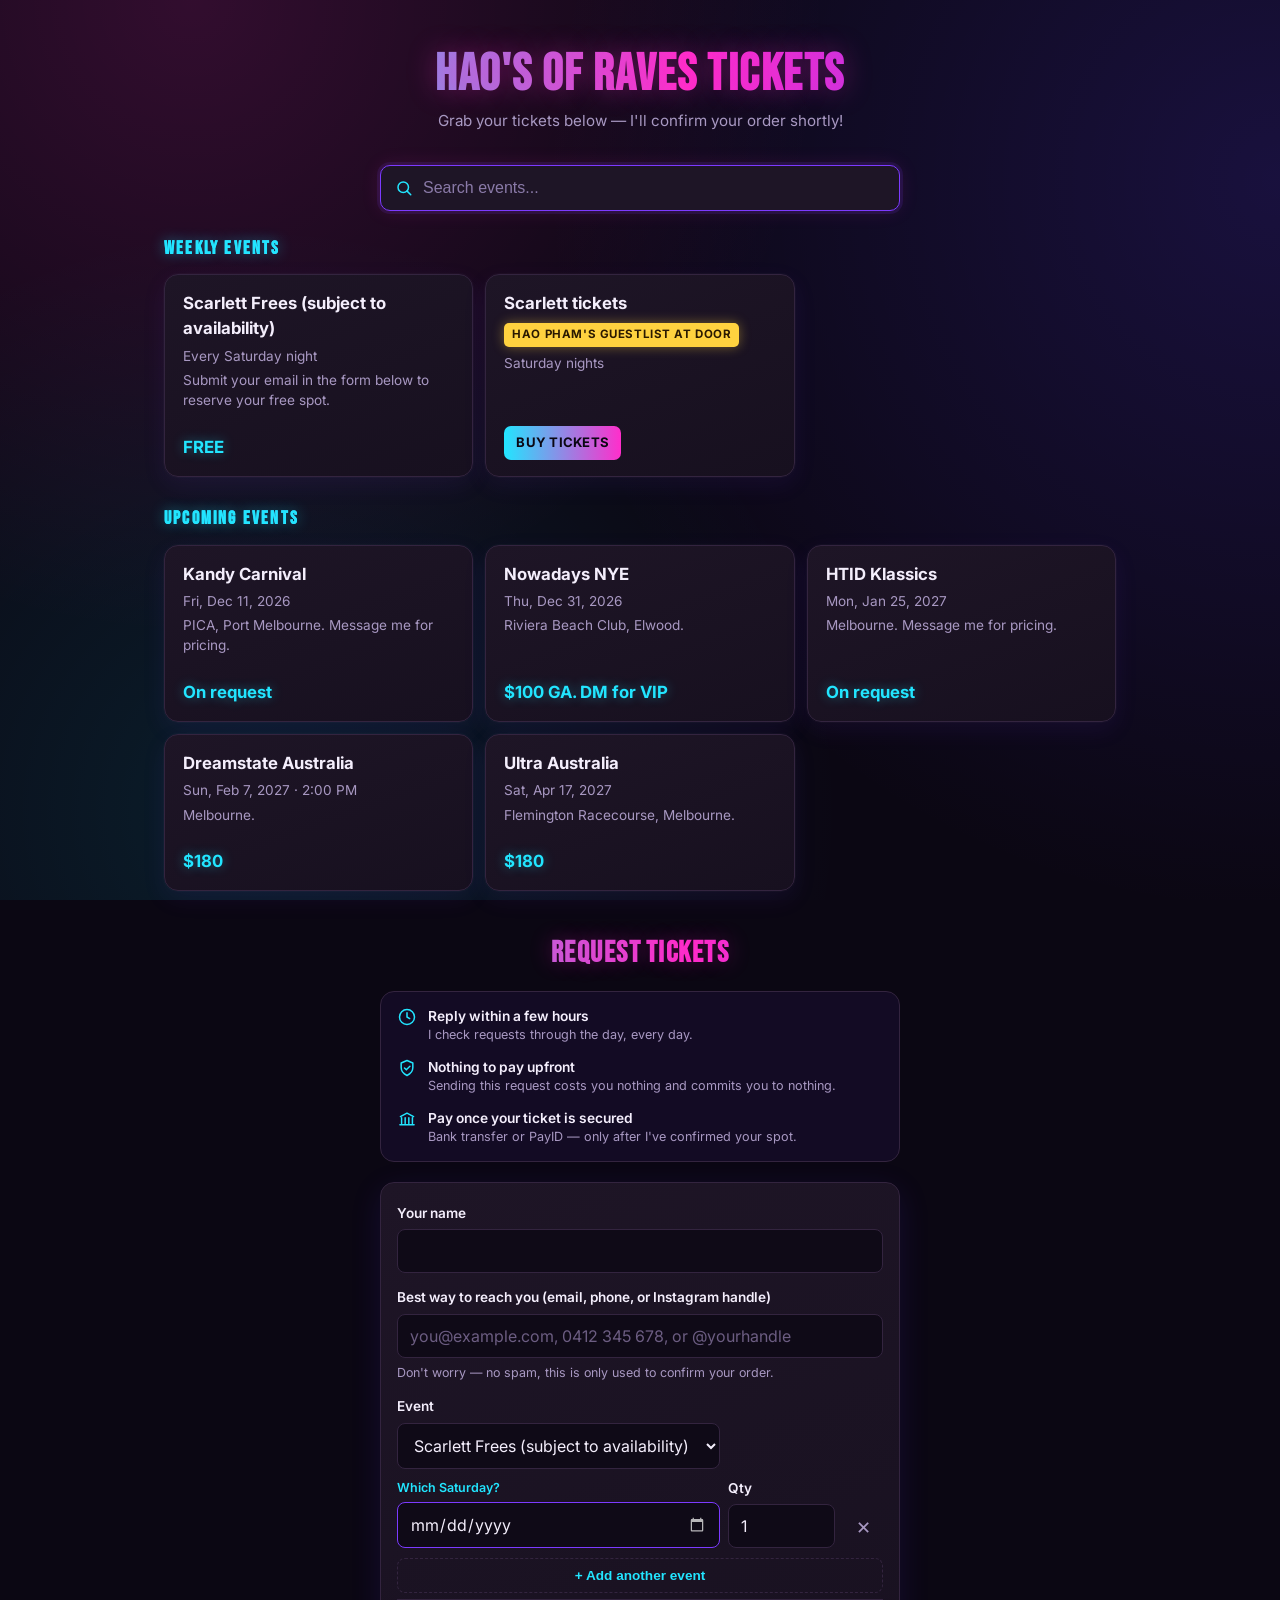
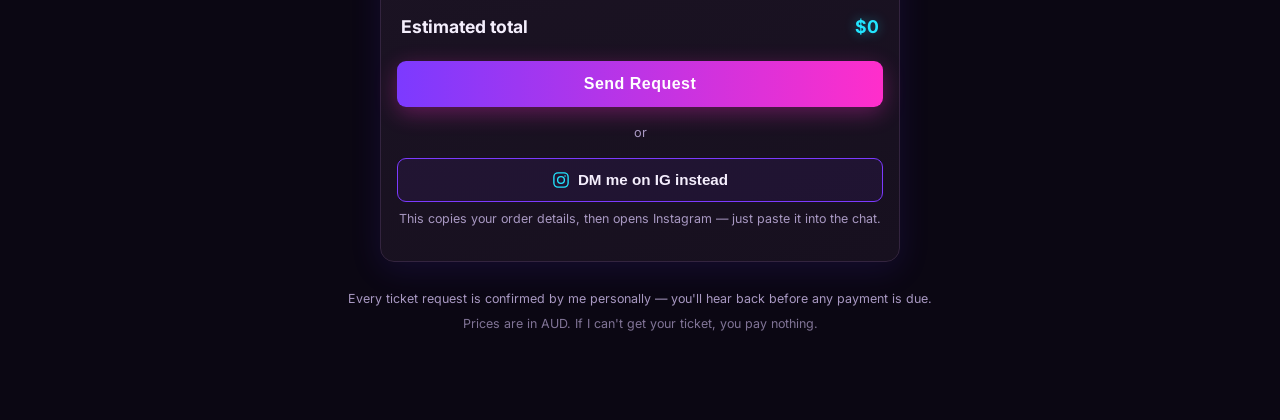
<file: index.html>
<!DOCTYPE html>
<html lang="en">
<head>
<meta charset="UTF-8" />
<meta name="viewport" content="width=device-width, initial-scale=1.0, viewport-fit=cover" />
<title>Ticket Requests</title>
<meta name="description" content="Reserve tickets for Melbourne rave and festival events — request below and I'll confirm your order personally." />
<meta name="theme-color" content="#0b0713" />
<meta property="og:type" content="website" />
<meta property="og:title" content="Hao's of Raves Tickets" />
<meta property="og:description" content="Reserve tickets for Melbourne rave and festival events — request below and I'll confirm your order personally." />
<meta property="og:url" content="https://pha0116-bit.github.io/ticket-orders/" />
<!-- Absolute URL: Facebook and Instagram won't resolve a relative og:image. -->
<meta property="og:image" content="https://pha0116-bit.github.io/ticket-orders/og-image.png" />
<meta property="og:image:width" content="1200" />
<meta property="og:image:height" content="630" />
<meta property="og:image:alt" content="Hao's of Raves Tickets — Melbourne rave and festival tickets" />
<meta property="og:site_name" content="Hao's of Raves Tickets" />
<meta name="twitter:card" content="summary_large_image" />
<meta name="twitter:title" content="Hao's of Raves Tickets" />
<meta name="twitter:description" content="Reserve tickets for Melbourne rave and festival events — request below and I'll confirm your order personally." />
<meta name="twitter:image" content="https://pha0116-bit.github.io/ticket-orders/og-image.png" />
<link rel="icon" href="data:image/svg+xml,%3Csvg xmlns='http://www.w3.org/2000/svg' viewBox='0 0 100 100'%3E%3Crect width='100' height='100' rx='22' fill='%230b0713'/%3E%3Ctext x='50' y='72' font-size='62' text-anchor='middle' fill='%23ff2ecb' font-family='Arial Black,Arial,sans-serif' font-weight='900'%3EH%3C/text%3E%3C/svg%3E" />
<link rel="preconnect" href="https://fonts.googleapis.com" />
<link rel="preconnect" href="https://fonts.gstatic.com" crossorigin />
<link href="https://fonts.googleapis.com/css2?family=Bebas+Neue&family=Inter:wght@400;500;600;700&display=swap" rel="stylesheet" />
<link rel="stylesheet" href="style.css" />
</head>
<body>
<div class="wrap">

  <header class="hero">
    <h1 id="business-name">Your Name / Business</h1>
    <p id="tagline">Grab your tickets below — I'll confirm your order shortly!</p>
  </header>

  <div class="event-search-field">
    <svg class="event-search-icon" viewBox="0 0 24 24" width="18" height="18" fill="none" xmlns="http://www.w3.org/2000/svg" aria-hidden="true">
      <circle cx="11" cy="11" r="7" stroke="currentColor" stroke-width="2"/>
      <line x1="16.2" y1="16.2" x2="21" y2="21" stroke="currentColor" stroke-width="2" stroke-linecap="round"/>
    </svg>
    <input type="text" id="event-search" placeholder="Search events..." autocomplete="off" aria-label="Search events by name, venue, or date" />
  </div>

  <div id="event-list"></div>
  <p class="hint event-search-empty" id="event-search-empty">No events match your search.</p>

  <h2 class="section-title" id="request-tickets-heading">Request Tickets</h2>

  <!-- Edit this copy if your reply time or payment method changes. -->
  <ul class="trust-strip">
    <li>
      <svg viewBox="0 0 24 24" width="20" height="20" fill="none" aria-hidden="true">
        <circle cx="12" cy="12" r="9" stroke="currentColor" stroke-width="1.8"/>
        <path d="M12 7v5l3.2 1.9" stroke="currentColor" stroke-width="1.8" stroke-linecap="round"/>
      </svg>
      <div>
        <strong>Reply within a few hours</strong>
        <span>I check requests through the day, every day.</span>
      </div>
    </li>
    <li>
      <svg viewBox="0 0 24 24" width="20" height="20" fill="none" aria-hidden="true">
        <path d="M12 3l7 3v5.5c0 4.2-2.9 7.6-7 9.5-4.1-1.9-7-5.3-7-9.5V6l7-3z" stroke="currentColor" stroke-width="1.8" stroke-linejoin="round"/>
        <path d="M9 12l2.2 2.2L15.5 10" stroke="currentColor" stroke-width="1.8" stroke-linecap="round" stroke-linejoin="round"/>
      </svg>
      <div>
        <strong>Nothing to pay upfront</strong>
        <span>Sending this request costs you nothing and commits you to nothing.</span>
      </div>
    </li>
    <li>
      <svg viewBox="0 0 24 24" width="20" height="20" fill="none" aria-hidden="true">
        <path d="M3.5 9.5L12 5l8.5 4.5" stroke="currentColor" stroke-width="1.8" stroke-linejoin="round"/>
        <path d="M5.5 10.5v7M9.8 10.5v7M14.2 10.5v7M18.5 10.5v7M3.5 19h17" stroke="currentColor" stroke-width="1.8" stroke-linecap="round"/>
      </svg>
      <div>
        <strong>Pay once your ticket is secured</strong>
        <span>Bank transfer or PayID — only after I've confirmed your spot.</span>
      </div>
    </li>
  </ul>

  <form id="order-form">
    <div class="field">
      <label for="customer-name">Your name</label>
      <input type="text" id="customer-name" name="name" required autocomplete="name" />
    </div>

    <div class="field">
      <label for="customer-contact">Best way to reach you (email, phone, or Instagram handle)</label>
      <input type="text" id="customer-contact" name="contact" required autocomplete="off" placeholder="you@example.com, 0412 345 678, or @yourhandle" />
      <p class="field-hint">Don't worry — no spam, this is only used to confirm your order.</p>
    </div>

    <div id="order-rows"></div>

    <button type="button" class="add-row-btn" id="add-row-btn">+ Add another event</button>

    <div class="order-total" id="order-total">
      <span>Estimated total</span>
      <span id="order-total-amount">$0</span>
    </div>
    <p class="hint order-total-note" id="order-total-note">Some items are priced separately — I'll confirm the final total with you.</p>

    <input type="hidden" name="order_summary" id="order-summary-field" />

    <!-- Spam honeypot: Formspree discards any submission where this is filled in.
         Hidden from people and assistive tech, but bots fill every field they find. -->
    <input type="text" name="_gotcha" class="gotcha-field" tabindex="-1" autocomplete="off" aria-hidden="true" />

    <div class="status-msg" id="status-msg" role="status" aria-live="polite"></div>

    <button type="submit" class="submit-btn" id="submit-btn">Send Request</button>

    <div class="divider">or</div>

    <button type="button" class="ig-btn" id="ig-btn">
      <svg class="ig-icon" viewBox="0 0 24 24" width="18" height="18" fill="none" xmlns="http://www.w3.org/2000/svg" aria-hidden="true">
        <rect x="2.5" y="2.5" width="19" height="19" rx="5.5" stroke="currentColor" stroke-width="1.8"/>
        <circle cx="12" cy="12" r="4.5" stroke="currentColor" stroke-width="1.8"/>
        <circle cx="17.4" cy="6.6" r="1.1" fill="currentColor"/>
      </svg>
      DM me on IG instead
    </button>
    <p class="hint">This copies your order details, then opens Instagram — just paste it into the chat.</p>
  </form>

  <footer>
    <p>Every ticket request is confirmed by me personally — you'll hear back before any payment is due.</p>
    <p class="footer-fine">Prices are in AUD. If I can't get your ticket, you pay nothing.</p>
  </footer>

</div>

<script src="config.js"></script>
<script src="events.js"></script>
<script src="script.js"></script>
</body>
</html>
</file>
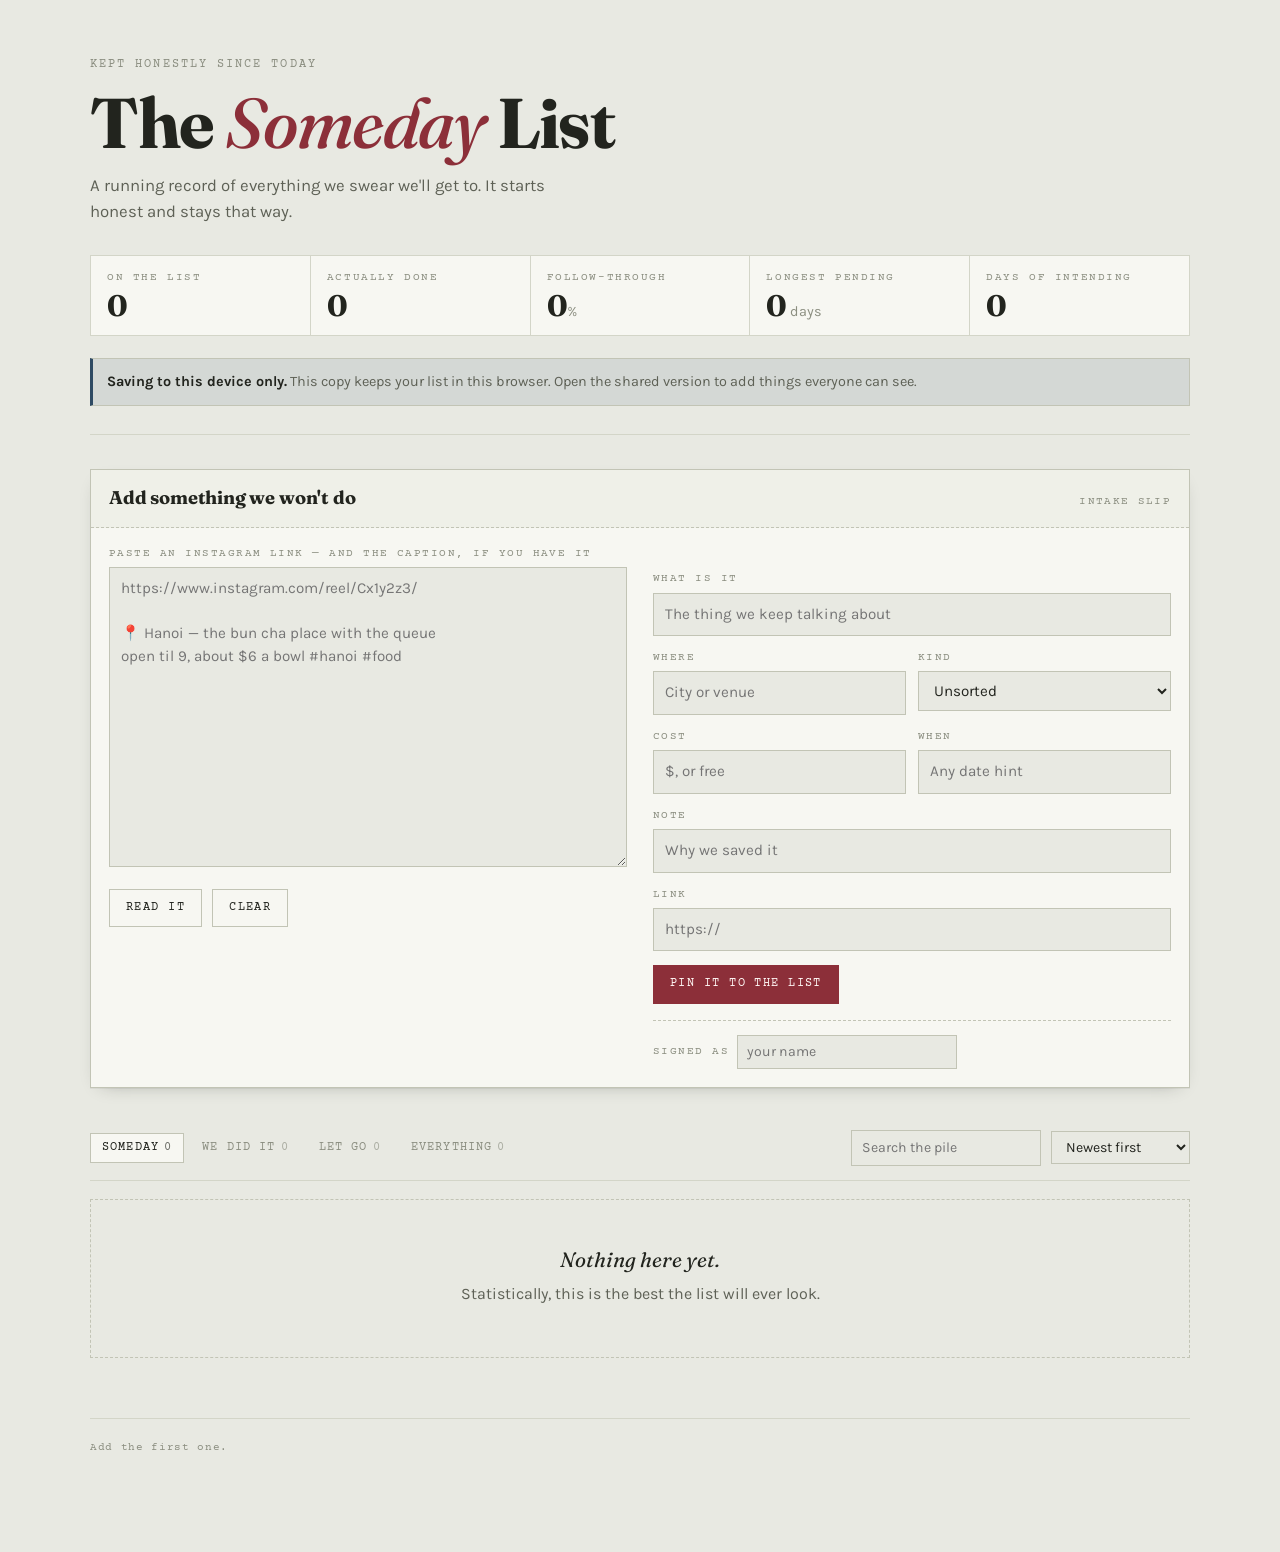
<file: someday/index.html>
<!doctype html>
<html lang="en">
<head>
<meta charset="utf-8">
<meta name="viewport" content="width=device-width,initial-scale=1">
</head>
<body>
<!-- Generated by build.sh from app.html - edit app.html, not this file. -->
<title>The Someday List</title>
<link rel="preconnect" href="https://fonts.googleapis.com">
<link rel="preconnect" href="https://fonts.gstatic.com" crossorigin>
<link rel="stylesheet" href="https://fonts.googleapis.com/css2?family=Courier+Prime:ital,wght@0,400;0,700;1,400&family=Fraunces:ital,opsz,wght@0,9..144,500;0,9..144,700;1,9..144,500&family=Karla:ital,wght@0,400;0,500;0,700;1,400&display=swap">
<style id="app-style">
*,*::before,*::after{box-sizing:border-box}
html,body{margin:0;padding:0}
img{max-width:100%}
button,input,select,textarea{font:inherit;color:inherit}

:root{
  --paper:#E8E9E2;
  --card:#F7F7F2;
  --card-2:#EFF0E8;
  --ink:#22241E;
  --ink-2:#5E6156;
  --ink-3:#8B8E80;
  --rule:#D3D5C8;
  --rule-2:#C2C4B5;
  --accent:#8C2F39;
  --accent-2:#A94651;
  --accent-soft:rgba(140,47,57,.10);
  --blue:#2E4A63;
  --blue-soft:rgba(46,74,99,.10);
  --good:#41684A;
  --good-soft:rgba(65,104,74,.12);
  --warn:#96691A;
  --shadow:0 1px 0 rgba(34,36,30,.05),0 6px 18px -12px rgba(34,36,30,.45);
  --d0:#6F8A72;
  --d1:#8E9463;
  --d2:#A98A3D;
  --d3:#A5612F;
  --d4:#8C2F39;
  --font-display:'Fraunces','Iowan Old Style',Georgia,serif;
  --font-body:'Karla','Helvetica Neue',system-ui,sans-serif;
  --font-mono:'Courier Prime','Courier New',ui-monospace,monospace;
}
@media (prefers-color-scheme:dark){
  :root:not([data-theme="light"]){
    --paper:#16170F;
    --card:#1F2019;
    --card-2:#272820;
    --ink:#E7E8DC;
    --ink-2:#A7A99A;
    --ink-3:#787A6C;
    --rule:#33352B;
    --rule-2:#42443A;
    --accent:#DB7B84;
    --accent-2:#E9959D;
    --accent-soft:rgba(219,123,132,.14);
    --blue:#8EB1CD;
    --blue-soft:rgba(142,177,205,.13);
    --good:#8FBB95;
    --good-soft:rgba(143,187,149,.15);
    --warn:#D3A75C;
    --shadow:0 1px 0 rgba(0,0,0,.3),0 10px 24px -16px rgba(0,0,0,.9);
    --d0:#7FA184;
    --d1:#A3AA72;
    --d2:#C3A055;
    --d3:#C97C4A;
    --d4:#DB7B84;
  }
}
:root[data-theme="dark"]{
  --paper:#16170F;
  --card:#1F2019;
  --card-2:#272820;
  --ink:#E7E8DC;
  --ink-2:#A7A99A;
  --ink-3:#787A6C;
  --rule:#33352B;
  --rule-2:#42443A;
  --accent:#DB7B84;
  --accent-2:#E9959D;
  --accent-soft:rgba(219,123,132,.14);
  --blue:#8EB1CD;
  --blue-soft:rgba(142,177,205,.13);
  --good:#8FBB95;
  --good-soft:rgba(143,187,149,.15);
  --warn:#D3A75C;
  --shadow:0 1px 0 rgba(0,0,0,.3),0 10px 24px -16px rgba(0,0,0,.9);
  --d0:#7FA184;
  --d1:#A3AA72;
  --d2:#C3A055;
  --d3:#C97C4A;
  --d4:#DB7B84;
}

body{
  background:var(--paper);
  color:var(--ink);
  font-family:var(--font-body);
  font-size:16px;
  line-height:1.55;
  -webkit-font-smoothing:antialiased;
}
.wrap{max-width:1140px;margin:0 auto;padding:0 20px 96px}

/* ---------- masthead ---------- */
.masthead{padding:56px 0 28px;border-bottom:1px solid var(--rule)}
.eyebrow{
  font-family:var(--font-mono);font-size:11.5px;letter-spacing:.18em;
  text-transform:uppercase;color:var(--ink-3);margin:0 0 14px
}
h1{
  font-family:var(--font-display);font-weight:700;
  font-size:clamp(2.6rem,7vw,4.4rem);line-height:.98;letter-spacing:-.02em;
  margin:0;text-wrap:balance
}
h1 .em{font-style:italic;font-weight:500;color:var(--accent)}
.tagline{
  max-width:46ch;margin:16px 0 0;color:var(--ink-2);font-size:1.05rem
}

.ledger{
  display:grid;gap:1px;background:var(--rule);border:1px solid var(--rule);
  grid-template-columns:repeat(auto-fit,minmax(150px,1fr));
  margin:30px 0 0
}
.stat{background:var(--card);padding:14px 16px}
.stat dt{
  font-family:var(--font-mono);font-size:10.5px;letter-spacing:.15em;
  text-transform:uppercase;color:var(--ink-3);margin:0
}
.stat dd{
  margin:5px 0 0;font-family:var(--font-display);font-weight:700;
  font-size:1.85rem;line-height:1;font-variant-numeric:tabular-nums
}
.stat dd small{font-size:.9rem;font-family:var(--font-body);font-weight:400;color:var(--ink-3)}
.stat.is-grim dd{color:var(--accent)}

/* ---------- notices ---------- */
.notice{
  margin:22px 0 0;padding:12px 14px;border:1px solid var(--rule-2);
  border-left:3px solid var(--blue);background:var(--blue-soft);
  font-size:.9rem;color:var(--ink-2)
}
.notice strong{color:var(--ink)}
.notice.warn{border-left-color:var(--accent);background:var(--accent-soft)}

/* ---------- intake ---------- */
.slip{
  margin:34px 0 0;border:1px solid var(--rule-2);background:var(--card);
  box-shadow:var(--shadow)
}
.slip-head{
  display:flex;flex-wrap:wrap;gap:10px;align-items:baseline;justify-content:space-between;
  padding:14px 18px;border-bottom:1px dashed var(--rule-2);background:var(--card-2)
}
.slip-head h2{
  font-family:var(--font-display);font-size:1.15rem;font-weight:700;margin:0;letter-spacing:-.01em
}
.slip-head .hint{font-family:var(--font-mono);font-size:11px;letter-spacing:.12em;text-transform:uppercase;color:var(--ink-3)}
.slip-body{display:grid;grid-template-columns:1fr;gap:22px;padding:18px}
@media (min-width:860px){.slip-body{grid-template-columns:minmax(0,1fr) minmax(0,1fr);gap:26px}}

label.f{display:block;margin:0 0 14px}
label.f > span{
  display:block;font-family:var(--font-mono);font-size:10.5px;letter-spacing:.14em;
  text-transform:uppercase;color:var(--ink-3);margin:0 0 5px
}
input[type=text],textarea,select{
  width:100%;background:var(--paper);border:1px solid var(--rule-2);
  border-radius:0;padding:9px 11px;font-size:.95rem;color:var(--ink)
}
textarea{resize:vertical;min-height:132px;line-height:1.5;font-family:var(--font-body)}
@media (min-width:860px){textarea{min-height:300px}}
input[type=text]:focus-visible,textarea:focus-visible,select:focus-visible,button:focus-visible,a:focus-visible{
  outline:2px solid var(--accent);outline-offset:2px
}
.field-row{display:grid;grid-template-columns:1fr 1fr;gap:12px}

.btn{
  display:inline-flex;align-items:center;gap:7px;cursor:pointer;
  background:var(--ink);color:var(--paper);border:1px solid var(--ink);
  padding:9px 16px;font-family:var(--font-mono);font-size:12px;
  letter-spacing:.12em;text-transform:uppercase;border-radius:0;
  transition:transform .12s ease,background .12s ease
}
.btn:hover{transform:translateY(-1px)}
.btn:active{transform:translateY(0)}
.btn.ghost{background:transparent;color:var(--ink);border-color:var(--rule-2)}
.btn.ghost:hover{border-color:var(--ink);background:var(--card-2)}
.btn.accent{background:var(--accent);border-color:var(--accent);color:#FFF7F5}
.btn[disabled]{opacity:.45;cursor:not-allowed;transform:none}
.btn-row{display:flex;flex-wrap:wrap;gap:10px;align-items:center;margin-top:4px}

.parse-note{
  font-family:var(--font-mono);font-size:11.5px;color:var(--ink-3);
  margin:0 0 12px;min-height:1.2em
}
.parse-note.hit{color:var(--good)}
.parse-note.miss{color:var(--accent)}

.sig{
  display:flex;align-items:center;gap:8px;margin-top:16px;padding-top:14px;
  border-top:1px dashed var(--rule-2)
}
.sig span{font-family:var(--font-mono);font-size:10.5px;letter-spacing:.14em;text-transform:uppercase;color:var(--ink-3);white-space:nowrap}
.sig input{max-width:220px;padding:5px 9px;font-size:.88rem}

/* ---------- toolbar ---------- */
.toolbar{
  display:flex;flex-wrap:wrap;gap:14px;align-items:center;justify-content:space-between;
  margin:42px 0 18px;padding-bottom:14px;border-bottom:1px solid var(--rule)
}
.tabs{display:flex;flex-wrap:wrap;gap:6px}
.tab{
  cursor:pointer;background:transparent;border:1px solid transparent;
  padding:5px 11px;font-family:var(--font-mono);font-size:11.5px;
  letter-spacing:.1em;text-transform:uppercase;color:var(--ink-3)
}
.tab:hover{color:var(--ink)}
.tab[aria-selected="true"]{color:var(--ink);border-color:var(--rule-2);background:var(--card)}
.tab b{font-weight:400;opacity:.65;margin-left:5px}
.tools{display:flex;flex-wrap:wrap;gap:10px;align-items:center}
.tools input[type=text]{width:190px;padding:6px 10px;font-size:.88rem}
.tools select{width:auto;padding:6px 10px;font-size:.88rem}

.cats{display:flex;flex-wrap:wrap;gap:6px;margin:0 0 22px}
.catbtn{
  cursor:pointer;background:transparent;border:1px solid var(--rule-2);
  padding:3px 10px;font-family:var(--font-mono);font-size:11px;
  letter-spacing:.08em;text-transform:uppercase;color:var(--ink-2)
}
.catbtn[aria-pressed="true"]{background:var(--ink);border-color:var(--ink);color:var(--paper)}

/* ---------- board ---------- */
.board{
  display:grid;gap:16px;
  grid-template-columns:repeat(auto-fill,minmax(272px,1fr));
  align-items:start
}
.card{
  position:relative;display:flex;background:var(--card);
  border:1px solid var(--rule-2);box-shadow:var(--shadow);overflow:hidden
}
.decay{width:5px;flex:0 0 5px;background:var(--d0)}
.card[data-decay="1"] .decay{background:var(--d1)}
.card[data-decay="2"] .decay{background:var(--d2)}
.card[data-decay="3"] .decay{background:var(--d3)}
.card[data-decay="4"] .decay{background:var(--d4)}
.card[data-decay="3"]::after,.card[data-decay="4"]::after{
  content:"";position:absolute;inset:0;pointer-events:none;
  background:repeating-linear-gradient(58deg,transparent 0 7px,var(--ink-3) 7px 8px);
  opacity:.05
}
.card-in{flex:1 1 auto;min-width:0;padding:14px 16px 13px;display:flex;flex-direction:column;gap:9px}
.card-top{display:flex;align-items:center;gap:9px;justify-content:space-between}
.chip{
  font-family:var(--font-mono);font-size:10px;letter-spacing:.13em;text-transform:uppercase;
  border:1px solid var(--rule-2);padding:2px 7px;color:var(--ink-2);white-space:nowrap
}
.age{font-family:var(--font-mono);font-size:10.5px;color:var(--ink-3);white-space:nowrap}
.card[data-decay="4"] .age{color:var(--accent)}
.card h3{
  font-family:var(--font-display);font-weight:700;font-size:1.16rem;line-height:1.22;
  margin:0;letter-spacing:-.01em;overflow-wrap:anywhere
}
.card h3 a{color:inherit;text-decoration:none;background-image:linear-gradient(var(--rule-2),var(--rule-2));background-size:100% 1px;background-repeat:no-repeat;background-position:0 100%}
.card h3 a:hover{background-image:linear-gradient(var(--accent),var(--accent))}
.note{margin:0;font-size:.9rem;color:var(--ink-2);overflow-wrap:anywhere}
.facts{list-style:none;margin:0;padding:0;display:flex;flex-direction:column;gap:3px}
.facts li{font-family:var(--font-mono);font-size:11.5px;color:var(--ink-2);overflow-wrap:anywhere}
.facts li i{font-style:normal;color:var(--ink-3);letter-spacing:.1em;text-transform:uppercase;font-size:10px;margin-right:6px}
.tags{display:flex;flex-wrap:wrap;gap:5px}
.tags span{font-family:var(--font-mono);font-size:10.5px;color:var(--ink-3)}
.src{
  font-family:var(--font-mono);font-size:10.5px;letter-spacing:.1em;text-transform:uppercase;
  color:var(--blue);text-decoration:none;border-bottom:1px solid var(--blue-soft);align-self:flex-start
}
.src:hover{border-bottom-color:var(--blue)}
.card-foot{
  margin-top:auto;padding-top:11px;border-top:1px dashed var(--rule-2);
  display:flex;flex-wrap:wrap;gap:8px;align-items:center;justify-content:space-between
}
.by{font-family:var(--font-mono);font-size:10.5px;color:var(--ink-3)}
.acts{display:flex;flex-wrap:wrap;gap:4px}
.act{
  cursor:pointer;background:transparent;border:1px solid transparent;
  padding:3px 7px;font-family:var(--font-mono);font-size:10.5px;
  letter-spacing:.07em;text-transform:uppercase;color:var(--ink-3)
}
.act:hover{color:var(--ink);border-color:var(--rule-2)}
.act.yes:hover{color:var(--good);border-color:var(--good)}
.act.no:hover{color:var(--accent);border-color:var(--accent)}
.act[aria-pressed="true"]{color:var(--blue);border-color:var(--blue)}

.card[data-status="done"]{background:var(--good-soft)}
.card[data-status="done"] .decay{background:var(--good)}
.card[data-status="done"] h3{text-decoration:line-through;text-decoration-color:var(--ink-3);text-decoration-thickness:1px}
.card[data-status="dropped"]{opacity:.6}
.card[data-status="dropped"] .decay{background:var(--ink-3)}
.card[data-status="dropped"] h3{text-decoration:line-through;text-decoration-color:var(--ink-3)}

/* stamped cards reserve a band at the top so the stamp never sits on the title */
.card[data-status="done"] .card-in,
.card[data-status="dropped"] .card-in{padding-top:46px}
.stamp{
  position:absolute;top:13px;right:12px;z-index:2;pointer-events:none;
  font-family:var(--font-mono);font-weight:700;font-size:11px;letter-spacing:.14em;
  text-transform:uppercase;color:var(--good);border:2px solid var(--good);
  padding:3px 9px;transform:rotate(-9deg);opacity:.85;background:var(--card)
}
.stamp.let-go{color:var(--ink-3);border-color:var(--ink-3)}
@keyframes slam{
  0%{transform:rotate(-24deg) scale(2.6);opacity:0}
  60%{transform:rotate(-9deg) scale(1);opacity:.95}
  75%{transform:rotate(-9deg) scale(1.06)}
  100%{transform:rotate(-9deg) scale(1);opacity:.85}
}
.stamp.slam{animation:slam .45s cubic-bezier(.2,.9,.3,1) both}

.empty{
  border:1px dashed var(--rule-2);padding:44px 24px;text-align:center;color:var(--ink-2)
}
.empty p{margin:0 0 6px}
.empty .big{font-family:var(--font-display);font-size:1.3rem;color:var(--ink);font-style:italic}

/* ---------- toast ---------- */
.toast{
  position:fixed;left:50%;bottom:26px;transform:translateX(-50%);z-index:60;
  background:var(--ink);color:var(--paper);padding:10px 18px;
  font-family:var(--font-mono);font-size:12px;letter-spacing:.06em;
  box-shadow:0 10px 30px -12px rgba(0,0,0,.6);max-width:min(92vw,520px);text-align:center
}
.toast[hidden]{display:none}

footer.foot{
  margin:60px 0 0;padding-top:20px;border-top:1px solid var(--rule);
  display:flex;flex-wrap:wrap;gap:12px;justify-content:space-between;align-items:center;
  font-family:var(--font-mono);font-size:11px;color:var(--ink-3);letter-spacing:.06em
}
.foot a{color:var(--ink-3)}

@media (prefers-reduced-motion:reduce){
  *{animation-duration:.001ms !important;animation-iteration-count:1 !important;transition-duration:.001ms !important}
}
</style>

<div id="root"></div>

<script id="app-state" type="application/json">{"v":1,"items":[],"savedAt":0}</script>

<script id="app-script">
(function(){
"use strict";

/* ===================== constants ===================== */

var TITLE = "The Someday List";
var FONT_LINKS =
  '<link rel="preconnect" href="https://fonts.googleapis.com">\n' +
  '<link rel="preconnect" href="https://fonts.gstatic.com" crossorigin>\n' +
  '<link rel="stylesheet" href="https://fonts.googleapis.com/css2?family=Courier+Prime:ital,wght@0,400;0,700;1,400&family=Fraunces:ital,opsz,wght@0,9..144,500;0,9..144,700;1,9..144,500&family=Karla:ital,wght@0,400;0,500;0,700;1,400&display=swap">';

var CATEGORIES = [
  {key:"eat",     label:"Eat",      words:["restaurant","food","eat","brunch","dinner","lunch","taco","ramen","pizza","bakery","dessert","cafe","café","coffee","omakase","bbq","noodle","dumpling","breakfast","pastry","sandwich","burger","sushi","dim sum","michelin","bistro","diner","hotpot","pho","banh mi","gelato","croissant"]},
  {key:"drink",   label:"Drink",    words:["bar","cocktail","drink","wine","beer","brewery","speakeasy","happy hour","distillery","pub","tasting","mezcal","whisky","whiskey","rooftop","natural wine","sake"]},
  {key:"outdoors",label:"Outdoors", words:["hike","hiking","trail","beach","park","camp","camping","waterfall","sunrise","sunset","kayak","swim","lake","mountain","island","snorkel","surf","bike","cycling","picnic","garden","hot spring","stargaz","canyon","dive","paddle"]},
  {key:"culture", label:"Culture",  words:["museum","gallery","exhibit","exhibition","art","installation","architecture","temple","shrine","library","historic","landmark","sculpture","bookstore","market"]},
  {key:"show",    label:"Show",     words:["concert","gig","show","festival","live","dj","theatre","theater","comedy","standup","stand-up","opera","cinema","film","screening","musical","rave","club night","tour dates","lineup"]},
  {key:"travel",  label:"Travel",   words:["flight","trip","weekend away","itinerary","hotel","airbnb","resort","road trip","city guide","things to do in","48 hours in","layover","ryokan","hostel"]},
  {key:"move",    label:"Move",     words:["climbing","bouldering","yoga","pilates","run","marathon","gym","dance","tennis","pickleball","padel","skate","ski","snowboard","boxing","muay thai","spin"]},
  {key:"make",    label:"Make",     words:["workshop","pottery","ceramics","course","diy","craft","painting","cooking class","candle","printmaking","photography walk","knit","woodwork"]}
];
var CAT_LABEL = {};
CATEGORIES.forEach(function(c){ CAT_LABEL[c.key] = c.label; });
CAT_LABEL[""] = "Unsorted";

var DECAY = [
  {max:6,   tier:0, word:"still warm"},
  {max:29,  tier:1, word:"cooling off"},
  {max:89,  tier:2, word:"gathering dust"},
  {max:179, tier:3, word:"fossilising"},
  {max:1e9, tier:4, word:"archaeological"}
];

var DAY = 86400000;

/* ===================== state ===================== */

var STATE = {v:1, items:[], savedAt:0};
var MODE = "local";          /* "artifact" once the capability answers */
var API = null;              /* artifact namespace */
var DL = null;               /* downloads namespace */
var READONLY = false;
var BUSY = false;
var PARSED_ONCE = false;
var DRAFT_RESTORED = false;

/* per-viewer, never shared */
var VIEW = {
  tab: "someday",
  cat: "",
  q: "",
  sort: "new"
};

function lsGet(k,d){ try{ var v = localStorage.getItem(k); return v === null ? d : v; }catch(e){ return d; } }
function lsSet(k,v){ try{ localStorage.setItem(k,v); }catch(e){} }

function myName(){ return (lsGet("sl.name","") || "").trim(); }

/* ===================== helpers ===================== */

function esc(s){
  return String(s == null ? "" : s)
    .replace(/&/g,"&amp;").replace(/</g,"&lt;").replace(/>/g,"&gt;")
    .replace(/"/g,"&quot;").replace(/'/g,"&#39;");
}
function attr(s){ return esc(s); }
function clone(o){ return JSON.parse(JSON.stringify(o)); }
function uid(){ return Date.now().toString(36) + Math.random().toString(36).slice(2,8); }
function daysSince(ts){ return Math.max(0, Math.floor((Date.now() - ts) / DAY)); }
function decayOf(days){
  for(var i=0;i<DECAY.length;i++){ if(days <= DECAY[i].max) return DECAY[i]; }
  return DECAY[DECAY.length-1];
}
function plural(n,one,many){ return n === 1 ? one : many; }
function safeUrl(u){
  u = String(u||"").trim();
  return /^https?:\/\//i.test(u) ? u : "";
}
function hostOf(u){
  try{ return new URL(u).hostname.replace(/^www\./,""); }catch(e){ return ""; }
}

/* ===================== the paste reader ===================== */

function detectSource(url){
  var h = hostOf(url);
  if(!h) return "";
  if(/instagram\.com$/.test(h)) return "Instagram";
  if(/tiktok\.com$/.test(h)) return "TikTok";
  if(/(youtube\.com|youtu\.be)$/.test(h)) return "YouTube";
  if(/(google\.[a-z.]+|goo\.gl)$/.test(h) && /maps/.test(url)) return "Maps";
  if(/reddit\.com$/.test(h)) return "Reddit";
  if(/(twitter\.com|x\.com)$/.test(h)) return "X";
  if(/facebook\.com$/.test(h)) return "Facebook";
  return h;
}

function igShortcode(url){
  var m = /instagram\.com\/(?:p|reel|reels|tv)\/([A-Za-z0-9_-]+)/i.exec(url||"");
  return m ? m[1] : "";
}

var STOP_TITLE = /^(link in bio|follow for more|save this|save for later|tag someone|comment below|credit|via|photo by|\u{1F4CD})/iu;

function parsePaste(raw){
  var out = {title:"",note:"",category:"",place:"",cost:"",when:"",url:"",source:"",tags:[]};
  var text = String(raw||"").replace(/\r/g,"").trim();
  if(!text) return out;

  /* 1. links */
  var urls = text.match(/https?:\/\/[^\s<>"')\]]+/gi) || [];
  if(urls.length){
    out.url = urls[0].replace(/[.,;:)\]]+$/,"");
    out.source = detectSource(out.url);
  }
  var body = text;
  urls.forEach(function(u){ body = body.split(u).join(" "); });

  /* 2. hashtags become tags, then leave the prose */
  var tags = body.match(/#[\p{L}\p{N}_]+/gu) || [];
  var seen = {};
  tags.forEach(function(t){
    var k = t.slice(1).toLowerCase();
    if(k.length > 1 && !seen[k]){ seen[k] = 1; out.tags.push(k); }
  });
  out.tags = out.tags.slice(0,6);
  body = body.replace(/#[\p{L}\p{N}_]+/gu," ");

  /* 3. place — a pin emoji wins, then "at Somewhere", then "in Somewhere" */
  var m = /\u{1F4CD}\s*([^\n|·•]{2,60})/u.exec(body);
  if(m){ out.place = m[1].trim(); }
  if(!out.place){
    m = /\bat\s+((?:[A-Z][\w'&.’-]*)(?:\s+(?:[A-Z][\w'&.’-]*|de|la|el|of|the|and)){0,4})/.exec(body);
    if(m) out.place = m[1].trim();
  }
  if(!out.place){
    m = /\bin\s+((?:[A-Z][\w'’-]*)(?:\s+[A-Z][\w'’-]*){0,2})/.exec(body);
    if(m) out.place = m[1].trim();
  }
  out.place = out.place.replace(/[\s,.;:|-]+$/,"");

  /* 4. cost */
  if(/\b(free entry|free admission|no cover|free)\b/i.test(body)){ out.cost = "Free"; }
  m = /\$\s?\d[\d,]*(?:\.\d{2})?(?:\s?[-–]\s?\$?\s?\d[\d,]*(?:\.\d{2})?)?/.exec(body);
  if(m){ out.cost = m[0].replace(/\s+/g,""); }

  /* 5. a date hint, if the caption bothered to give one */
  var MON = "jan|feb|mar|apr|may|jun|jul|aug|sep|oct|nov|dec";
  m = new RegExp("\\b(?:until|through|till|til|from|on|opens?|closes?)?\\s?\\b(" + MON + ")[a-z]*\\.?\\s+\\d{1,2}(?:\\s*[-–]\\s*\\d{1,2})?\\b","i").exec(body);
  if(m){ out.when = m[0].trim().replace(/^\w/,function(c){ return c.toUpperCase(); }); }
  if(!out.when){
    m = /\b(this|next)\s+(weekend|week|month|summer|winter|spring|autumn|fall)\b/i.exec(body);
    if(m) out.when = m[0];
  }

  /* 6. category by keyword weight */
  var hay = (body + " " + out.tags.join(" ")).toLowerCase();
  var best = "", bestScore = 0;
  CATEGORIES.forEach(function(c){
    var score = 0;
    c.words.forEach(function(w){
      var re = new RegExp("(^|[^a-z])" + w.replace(/[.*+?^${}()|[\]\\]/g,"\\$&") + "([^a-z]|$)","i");
      if(re.test(hay)) score++;
    });
    if(score > bestScore){ bestScore = score; best = c.key; }
  });
  out.category = best;

  /* 7. title — first line that reads like a name for the thing */
  var lines = body.split("\n").map(function(l){
    return l.replace(/^[\s•·\-–*_]+/,"").replace(/\s+/g," ").trim();
  }).filter(Boolean);

  for(var i=0;i<lines.length;i++){
    var l = lines[i];
    var stripped = l.replace(/^[\p{Extended_Pictographic}️‍\s]+/u,"").trim();
    if(stripped.length < 3) continue;
    if(STOP_TITLE.test(stripped)) continue;
    if(out.cost && stripped === out.cost) continue;
    out.title = stripped;
    lines.splice(i,1);
    break;
  }
  if(!out.title){
    if(out.place) out.title = out.place;
    else if(out.source) out.title = "Something from " + out.source;
  }
  if(out.title.length > 90){
    out.title = out.title.slice(0,90).replace(/\s+\S*$/,"") + "…";
  }

  /* 8. whatever prose is left becomes the note — minus the lines whose whole
        job was to carry the location, which is already its own field */
  var placeLc = out.place.toLowerCase();
  var rest = lines.filter(function(l){
    if(/^\u{1F4CD}/u.test(l)) return false;
    var bare = l.replace(/^[\p{Extended_Pictographic}️‍\s]+/u,"").replace(/[\s,.;:|-]+$/,"").toLowerCase();
    return !(placeLc && bare === placeLc);
  });
  out.note = rest.join(" ").replace(/\s+/g," ").trim();
  if(out.note.length > 320){
    out.note = out.note.slice(0,320).replace(/\s+\S*$/,"") + "…";
  }
  return out;
}

/* ===================== document template ===================== */

function stateJson(state){
  return JSON.stringify(state).replace(/</g,"\\u003c");
}

function renderDocument(state){
  var styleEl  = document.getElementById("app-style");
  var scriptEl = document.getElementById("app-script");
  var css = styleEl ? styleEl.textContent : "";
  var js  = scriptEl ? scriptEl.textContent : "";
  return '<!doctype html>\n<html lang="en">\n<head>\n' +
    '<meta charset="utf-8">\n' +
    '<meta name="viewport" content="width=device-width,initial-scale=1">\n' +
    '<title>' + esc(TITLE) + '</title>\n' +
    FONT_LINKS + '\n' +
    '<style id="app-style">' + css + '</style>\n' +
    '</head>\n<body>\n' +
    '<div id="root"></div>\n' +
    '<script id="app-state" type="application/json">' + stateJson(state) + '<\/script>\n' +
    '<script id="app-script">' + js + '<\/script>\n' +
    '</body>\n</html>';
}

/* ===================== persistence ===================== */

function readIsland(){
  var el = document.getElementById("app-state");
  if(!el) return null;
  try{ return JSON.parse(el.textContent || "{}"); }catch(e){ return null; }
}

function loadState(){
  var island = readIsland() || {v:1, items:[], savedAt:0};
  if(!Array.isArray(island.items)) island.items = [];

  /* a local-only copy can be ahead of the page when the viewer has no write access */
  var localRaw = lsGet("sl.state","");
  if(localRaw){
    try{
      var local = JSON.parse(localRaw);
      if(local && Array.isArray(local.items) && (local.savedAt||0) > (island.savedAt||0)){
        return local;
      }
    }catch(e){}
  }
  return island;
}

function persistLocal(){
  lsSet("sl.state", JSON.stringify(STATE));
}

function publishErrorMessage(code){
  switch(code){
    case "rate_limited":   return "Saving too fast. Give it a few seconds and try again.";
    case "too_large":      return "This list has outgrown one page. Retire a few done items to keep saving.";
    case "invalid_content":return "That change couldn't be saved. Reload the page and try again.";
    default:               return "Couldn't reach the server. Your change is kept on this device only.";
  }
}

function goReadOnly(){
  READONLY = true;
  renderAll();
  toast("You're reading someone else's list. Ask them for edit access to add to it.");
}

/* Applies a change to the shared list. In artifact mode the page republishes
   itself and every open view reloads to the new version. */
function commit(mutate, okMessage){
  if(READONLY){ toast("This view is read-only."); return; }
  var next = clone(STATE);
  mutate(next);
  next.savedAt = Date.now();

  if(MODE !== "artifact" || !API){
    STATE = next;
    persistLocal();
    renderAll();
    if(okMessage) toast(okMessage);
    return;
  }

  setBusy(true);
  try{ sessionStorage.setItem("sl.draft", JSON.stringify(readIntake())); }catch(e){}

  API.publish(renderDocument(next)).then(function(){
    /* this view is about to reload to the version we just wrote */
  })["catch"](function(err){
    setBusy(false);
    var code = (err && err.code) || "upstream_error";
    if(code === "conflict"){
      toast("Someone saved first — loading their version.");
      return;
    }
    if(code === "not_writer" || code === "not_granted" || code === "not_declared" ||
       code === "consent_required" || code === "capability_disabled" || code === "capability_removed"){
      goReadOnly();
      return;
    }
    /* keep the change on this device so nothing the viewer typed is lost */
    STATE = next;
    persistLocal();
    renderAll();
    toast(publishErrorMessage(code));
  });
}

/* ===================== rendering ===================== */

function stats(){
  var items = STATE.items;
  var someday = items.filter(function(i){ return i.status === "someday"; });
  var done = items.filter(function(i){ return i.status === "done"; });
  var dropped = items.filter(function(i){ return i.status === "dropped"; });
  var resolved = done.length + dropped.length;
  var rate = items.length ? Math.round((done.length / items.length) * 100) : 0;
  var oldest = 0, intending = 0;
  someday.forEach(function(i){
    var d = daysSince(i.at);
    intending += d;
    if(d > oldest) oldest = d;
  });
  return {
    total:items.length, someday:someday.length, done:done.length,
    dropped:dropped.length, resolved:resolved, rate:rate,
    oldest:oldest, intending:intending
  };
}

function ledgerHtml(){
  var s = stats();
  var grim = s.total >= 4 && s.rate < 25;
  return '' +
    '<dl class="ledger">' +
      '<div class="stat"><dt>On the list</dt><dd>' + s.someday + '</dd></div>' +
      '<div class="stat"><dt>Actually done</dt><dd>' + s.done + '</dd></div>' +
      '<div class="stat' + (grim ? " is-grim" : "") + '"><dt>Follow-through</dt><dd>' + s.rate + '<small>%</small></dd></div>' +
      '<div class="stat"><dt>Longest pending</dt><dd>' + s.oldest + '<small> ' + plural(s.oldest,"day","days") + '</small></dd></div>' +
      '<div class="stat"><dt>Days of intending</dt><dd>' + s.intending.toLocaleString() + '</dd></div>' +
    '</dl>';
}

function taglineFor(){
  var s = stats();
  if(s.total === 0) return "A running record of everything we swear we'll get to. It starts honest and stays that way.";
  if(s.done === 0)  return "Every plan we've made so far, still waiting. Not one of them has happened yet.";
  if(s.rate < 20)   return "Everything we swear we'll get to, filed and quietly aging. " + s.done + " of " + s.total + " have survived contact with a calendar.";
  if(s.rate < 60)   return "Everything we swear we'll get to. " + s.done + " down, " + s.someday + " still pretending.";
  return "Everything we swear we'll get to — and, improbably, mostly do. " + s.done + " of " + s.total + " done.";
}

function noticesHtml(){
  var out = "";
  if(READONLY){
    out += '<div class="notice warn"><strong>Read-only.</strong> You can browse this list but not change it. ' +
           'Ask whoever shared it to give you edit access, and your additions will show up for everyone.</div>';
  } else if(MODE !== "artifact"){
    out += '<div class="notice"><strong>Saving to this device only.</strong> ' +
           'This copy keeps your list in this browser. Open the shared version to add things everyone can see.</div>';
  }
  return out;
}

function intakeHtml(){
  if(READONLY) return "";
  var name = esc(myName());
  return '' +
  '<section class="slip" aria-labelledby="intake-h">' +
    '<div class="slip-head">' +
      '<h2 id="intake-h">Add something we won\'t do</h2>' +
      '<span class="hint">Intake slip</span>' +
    '</div>' +
    '<div class="slip-body">' +
      '<div>' +
        '<label class="f" for="paste"><span>Paste an Instagram link — and the caption, if you have it</span>' +
          '<textarea id="paste" placeholder="https://www.instagram.com/reel/Cx1y2z3/&#10;&#10;\u{1F4CD} Hanoi — the bun cha place with the queue&#10;open til 9, about $6 a bowl #hanoi #food"></textarea>' +
        '</label>' +
        '<div class="btn-row">' +
          '<button class="btn ghost" type="button" id="read-btn">Read it</button>' +
          '<button class="btn ghost" type="button" id="clear-btn">Clear</button>' +
        '</div>' +
      '</div>' +
      '<div>' +
        '<p class="parse-note" id="parse-note"></p>' +
        '<label class="f" for="f-title"><span>What is it</span><input type="text" id="f-title" placeholder="The thing we keep talking about"></label>' +
        '<div class="field-row">' +
          '<label class="f" for="f-place"><span>Where</span><input type="text" id="f-place" placeholder="City or venue"></label>' +
          '<label class="f" for="f-cat"><span>Kind</span><select id="f-cat">' + catOptions("") + '</select></label>' +
        '</div>' +
        '<div class="field-row">' +
          '<label class="f" for="f-cost"><span>Cost</span><input type="text" id="f-cost" placeholder="$, or free"></label>' +
          '<label class="f" for="f-when"><span>When</span><input type="text" id="f-when" placeholder="Any date hint"></label>' +
        '</div>' +
        '<label class="f" for="f-note"><span>Note</span><input type="text" id="f-note" placeholder="Why we saved it"></label>' +
        '<label class="f" for="f-url"><span>Link</span><input type="text" id="f-url" placeholder="https://"></label>' +
        '<div class="btn-row">' +
          '<button class="btn accent" type="button" id="add-btn"' + (BUSY ? " disabled" : "") + '>' + (BUSY ? "Saving…" : "Pin it to the list") + '</button>' +
        '</div>' +
        '<div class="sig">' +
          '<span>Signed as</span>' +
          '<input type="text" id="f-name" value="' + name + '" placeholder="your name" aria-label="Your name">' +
        '</div>' +
      '</div>' +
    '</div>' +
  '</section>';
}

function catOptions(sel){
  var html = '<option value=""' + (sel === "" ? " selected" : "") + '>Unsorted</option>';
  CATEGORIES.forEach(function(c){
    html += '<option value="' + attr(c.key) + '"' + (sel === c.key ? " selected" : "") + '>' + esc(c.label) + '</option>';
  });
  return html;
}

function visibleItems(){
  var q = VIEW.q.trim().toLowerCase();
  var list = STATE.items.filter(function(i){
    if(VIEW.tab !== "all" && i.status !== VIEW.tab) return false;
    if(VIEW.cat === "__none"){ if(i.category) return false; }
    else if(VIEW.cat && (i.category || "") !== VIEW.cat) return false;
    if(q){
      var hay = [i.title, i.note, i.place, i.cost, i.when, i.by, (i.tags||[]).join(" ")].join(" ").toLowerCase();
      if(hay.indexOf(q) === -1) return false;
    }
    return true;
  });
  list.sort(function(a,b){
    if(VIEW.sort === "old")  return a.at - b.at;
    if(VIEW.sort === "az")   return String(a.title).localeCompare(String(b.title));
    if(VIEW.sort === "cat")  return String(CAT_LABEL[a.category||""]).localeCompare(String(CAT_LABEL[b.category||""])) || (b.at - a.at);
    return b.at - a.at;
  });
  return list;
}

function toolbarHtml(){
  var s = stats();
  function tab(key,label,count){
    return '<button class="tab" role="tab" type="button" data-tab="' + attr(key) + '" aria-selected="' +
      (VIEW.tab === key ? "true" : "false") + '">' + esc(label) + '<b>' + count + '</b></button>';
  }
  var html = '<div class="toolbar">' +
    '<div class="tabs" role="tablist" aria-label="Filter by status">' +
      tab("someday","Someday",s.someday) +
      tab("done","We did it",s.done) +
      tab("dropped","Let go",s.dropped) +
      tab("all","Everything",s.total) +
    '</div>' +
    '<div class="tools">' +
      '<input type="text" id="q" value="' + attr(VIEW.q) + '" placeholder="Search the pile" aria-label="Search">' +
      '<select id="sort" aria-label="Sort">' +
        '<option value="new"' + (VIEW.sort === "new" ? " selected" : "") + '>Newest first</option>' +
        '<option value="old"' + (VIEW.sort === "old" ? " selected" : "") + '>Most neglected</option>' +
        '<option value="cat"' + (VIEW.sort === "cat" ? " selected" : "") + '>By kind</option>' +
        '<option value="az"' + (VIEW.sort === "az" ? " selected" : "") + '>A–Z</option>' +
      '</select>' +
    '</div>' +
  '</div>';

  /* only offer categories that are actually in use */
  var used = {};
  STATE.items.forEach(function(i){ used[i.category || ""] = (used[i.category || ""] || 0) + 1; });
  var keys = Object.keys(used);
  if(keys.length > 1){
    html += '<div class="cats">';
    html += '<button class="catbtn" type="button" data-cat="__all" aria-pressed="' + (VIEW.cat === "" ? "true" : "false") + '">All kinds</button>';
    CATEGORIES.forEach(function(c){
      if(!used[c.key]) return;
      html += '<button class="catbtn" type="button" data-cat="' + attr(c.key) + '" aria-pressed="' +
        (VIEW.cat === c.key ? "true" : "false") + '">' + esc(c.label) + ' <b>' + used[c.key] + '</b></button>';
    });
    if(used[""]){
      html += '<button class="catbtn" type="button" data-cat="__none" aria-pressed="' +
        (VIEW.cat === "__none" ? "true" : "false") + '">Unsorted <b>' + used[""] + '</b></button>';
    }
    html += '</div>';
  }
  return html;
}

function cardHtml(item){
  var days = daysSince(item.at);
  var d = decayOf(days);
  var url = safeUrl(item.url);
  var mine = myName();
  var joined = (item.in || []).indexOf(mine) !== -1 && mine !== "";

  var ageLine;
  if(item.status === "done"){
    var took = Math.max(0, Math.floor(((item.statusAt || item.at) - item.at) / DAY));
    ageLine = took === 0 ? "same day, somehow" : "took " + took + " " + plural(took,"day","days");
  } else if(item.status === "dropped"){
    ageLine = "let go after " + days + " " + plural(days,"day","days");
  } else {
    ageLine = "day " + days + " · " + d.word;
  }

  var facts = "";
  if(item.place) facts += '<li><i>Where</i>' + esc(item.place) + '</li>';
  if(item.cost)  facts += '<li><i>Cost</i>' + esc(item.cost) + '</li>';
  if(item.when)  facts += '<li><i>When</i>' + esc(item.when) + '</li>';

  var others = (item.in || []).filter(function(n){ return n && n !== item.by; });

  var acts = "";
  if(!READONLY){
    if(item.status === "someday"){
      acts += '<button class="act yes" type="button" data-do="done" data-id="' + attr(item.id) + '">We did it</button>';
      acts += '<button class="act" type="button" data-do="join" data-id="' + attr(item.id) + '" aria-pressed="' + (joined ? "true" : "false") + '">' + (joined ? "I’m in ✓" : "I’m in") + '</button>';
      acts += '<button class="act no" type="button" data-do="dropped" data-id="' + attr(item.id) + '">Let it go</button>';
    } else {
      acts += '<button class="act" type="button" data-do="someday" data-id="' + attr(item.id) + '">Back on the list</button>';
    }
    acts += '<button class="act no" type="button" data-do="delete" data-id="' + attr(item.id) + '" aria-label="Delete">Delete</button>';
  }

  var stamp = "";
  if(item.status === "done")    stamp = '<span class="stamp' + (item.justStamped ? " slam" : "") + '">Actually did it</span>';
  if(item.status === "dropped") stamp = '<span class="stamp let-go' + (item.justStamped ? " slam" : "") + '">Let go</span>';

  var titleHtml = url
    ? '<a href="' + attr(url) + '" target="_blank" rel="noopener noreferrer">' + esc(item.title) + '</a>'
    : esc(item.title);

  return '' +
  '<article class="card" data-status="' + attr(item.status) + '" data-decay="' + d.tier + '">' +
    '<div class="decay" aria-hidden="true"></div>' +
    '<div class="card-in">' +
      '<div class="card-top">' +
        '<span class="chip">' + esc(CAT_LABEL[item.category || ""] || "Unsorted") + '</span>' +
        '<span class="age">' + esc(ageLine) + '</span>' +
      '</div>' +
      '<h3>' + titleHtml + '</h3>' +
      (item.note ? '<p class="note">' + esc(item.note) + '</p>' : "") +
      (facts ? '<ul class="facts">' + facts + '</ul>' : "") +
      ((item.tags && item.tags.length) ? '<div class="tags">' + item.tags.map(function(t){ return '<span>#' + esc(t) + '</span>'; }).join("") + '</div>' : "") +
      (url ? '<a class="src" href="' + attr(url) + '" target="_blank" rel="noopener noreferrer">' + esc(item.source || hostOf(url) || "Link") + ' ↗</a>' : "") +
      '<div class="card-foot">' +
        '<span class="by">' + esc(item.by ? "added by " + item.by : "added by someone") +
          (others.length ? " · also " + esc(others.join(", ")) : "") + '</span>' +
        '<div class="acts">' + acts + '</div>' +
      '</div>' +
    '</div>' +
    stamp +
  '</article>';
}

function emptyHtml(){
  var s = stats();
  if(s.total === 0){
    return '<div class="empty"><p class="big">Nothing here yet.</p>' +
      '<p>Statistically, this is the best the list will ever look.</p></div>';
  }
  if(VIEW.tab === "done" && s.done === 0){
    return '<div class="empty"><p class="big">No entries.</p><p>We both knew that.</p></div>';
  }
  if(VIEW.tab === "dropped" && s.dropped === 0){
    return '<div class="empty"><p class="big">Nothing let go.</p><p>Admirable. Or avoidant.</p></div>';
  }
  return '<div class="empty"><p class="big">Nothing matches.</p><p>Try a different filter.</p></div>';
}

function renderAll(){
  var list = visibleItems();
  var root = document.getElementById("root");
  root.innerHTML = '' +
  '<div class="wrap">' +
    '<header class="masthead">' +
      '<p class="eyebrow">Kept honestly since ' + esc(startedLabel()) + '</p>' +
      '<h1>The <span class="em">Someday</span> List</h1>' +
      '<p class="tagline">' + esc(taglineFor()) + '</p>' +
      ledgerHtml() +
      noticesHtml() +
    '</header>' +
    '<main>' +
      intakeHtml() +
      toolbarHtml() +
      (list.length ? '<div class="board">' + list.map(cardHtml).join("") + '</div>' : emptyHtml()) +
    '</main>' +
    '<footer class="foot">' +
      '<span>' + esc(footNote()) + '</span>' +
      '<span id="foot-actions"></span>' +
    '</footer>' +
  '</div>' +
  '<div class="toast" id="toast" role="status" hidden></div>';

  /* one-shot stamp animation flag lives only in this view */
  STATE.items.forEach(function(i){ delete i.justStamped; });

  wireEvents();
  if(!DRAFT_RESTORED){ DRAFT_RESTORED = true; restoreDraft(); }
  renderFootActions();
}

function startedLabel(){
  if(!STATE.items.length) return "today";
  var first = STATE.items.reduce(function(a,b){ return a.at < b.at ? a : b; });
  try{
    return new Date(first.at).toLocaleDateString(undefined,{month:"long", year:"numeric"});
  }catch(e){ return "a while ago"; }
}

function footNote(){
  var s = stats();
  if(s.total === 0) return "Add the first one.";
  if(s.someday === 0) return "Nothing pending. Suspicious.";
  var avg = Math.round(s.intending / s.someday);
  return "The average unfinished plan here is " + avg + " " + plural(avg,"day","days") + " old.";
}

function renderFootActions(){
  var host = document.getElementById("foot-actions");
  if(!host || !DL) return;
  host.innerHTML = '<button class="act" type="button" id="export-btn">Export CSV</button>';
  var btn = document.getElementById("export-btn");
  if(btn) btn.addEventListener("click", exportCsv);
}

/* ===================== intake form plumbing ===================== */

function readIntake(){
  function val(id){ var el = document.getElementById(id); return el ? el.value : ""; }
  return {
    paste: val("paste"), title: val("f-title"), place: val("f-place"),
    cat: val("f-cat"), cost: val("f-cost"), when: val("f-when"),
    note: val("f-note"), url: val("f-url")
  };
}

function writeIntake(d){
  function set(id,v){ var el = document.getElementById(id); if(el && v != null) el.value = v; }
  set("paste", d.paste); set("f-title", d.title); set("f-place", d.place);
  set("f-cat", d.cat); set("f-cost", d.cost); set("f-when", d.when);
  set("f-note", d.note); set("f-url", d.url);
}

function clearIntake(){
  writeIntake({paste:"",title:"",place:"",cat:"",cost:"",when:"",note:"",url:""});
  setParseNote("", "");
  try{ sessionStorage.removeItem("sl.draft"); }catch(e){}
}

function restoreDraft(){
  var raw;
  try{ raw = sessionStorage.getItem("sl.draft"); }catch(e){ return; }
  if(!raw) return;
  try{
    var d = JSON.parse(raw);
    var any = Object.keys(d).some(function(k){ return String(d[k] || "").trim(); });
    if(any) writeIntake(d);
  }catch(e){}
}

function setParseNote(msg, kind){
  var el = document.getElementById("parse-note");
  if(!el) return;
  el.textContent = msg;
  el.className = "parse-note" + (kind ? " " + kind : "");
}

function doRead(){
  var el = document.getElementById("paste");
  if(!el) return;
  var text = el.value;
  if(!text.trim()){
    setParseNote("Paste something first — a link, a caption, or both.", "miss");
    return;
  }
  var p = parsePaste(text);
  var cur = readIntake();
  /* never clobber something the viewer typed by hand */
  writeIntake({
    paste: cur.paste,
    title: cur.title || p.title,
    place: cur.place || p.place,
    cat:   cur.cat   || p.category,
    cost:  cur.cost  || p.cost,
    when:  cur.when  || p.when,
    note:  cur.note  || p.note,
    url:   cur.url   || p.url
  });
  PARSED_ONCE = true;

  var found = [];
  if(p.title) found.push("a name");
  if(p.place) found.push("a place");
  if(p.cost) found.push("a price");
  if(p.when) found.push("a date");
  if(p.category) found.push("a kind");
  if(p.url) found.push(p.source ? ("the " + p.source + " link") : "a link");

  var dupe = p.url ? STATE.items.filter(function(i){ return i.url && i.url === p.url; })[0] : null;
  if(dupe){
    setParseNote("Already on the list — " + (dupe.by || "someone") + " saved it " + daysSince(dupe.at) + " days ago.", "miss");
    return;
  }
  if(found.length){
    setParseNote("Filled in " + found.join(", ") + ". Fix anything I got wrong.", "hit");
  } else {
    setParseNote("Couldn't make much of that. Fill it in yourself.", "miss");
  }
  var tagsHolder = document.getElementById("paste");
  if(tagsHolder) tagsHolder.dataset.tags = (p.tags || []).join(",");
}

function doAdd(){
  var d = readIntake();
  var nameEl = document.getElementById("f-name");
  var name = nameEl ? nameEl.value.trim() : "";
  if(name) lsSet("sl.name", name);

  if(!d.title.trim() && d.paste.trim() && !PARSED_ONCE){
    doRead();
    d = readIntake();
  }
  if(!d.title.trim()){
    setParseNote("Give it a name at least.", "miss");
    var t = document.getElementById("f-title");
    if(t) t.focus();
    return;
  }
  if(!name){
    setParseNote("Sign your name below so we know whose idea this was.", "miss");
    if(nameEl) nameEl.focus();
    return;
  }

  var pasteEl = document.getElementById("paste");
  var tags = (pasteEl && pasteEl.dataset.tags) ? pasteEl.dataset.tags.split(",").filter(Boolean) : [];
  var url = safeUrl(d.url);

  var item = {
    id: uid(),
    title: d.title.trim(),
    note: d.note.trim(),
    place: d.place.trim(),
    cost: d.cost.trim(),
    when: d.when.trim(),
    category: d.cat,
    url: url,
    source: url ? detectSource(url) : "",
    tags: tags,
    by: name,
    at: Date.now(),
    status: "someday",
    statusAt: 0,
    "in": [name]
  };

  clearIntake();
  commit(function(next){ next.items.unshift(item); }, "Pinned. Now never do it.");
}

/* ===================== item actions ===================== */

function setStatus(id, status){
  commit(function(next){
    next.items.forEach(function(i){
      if(i.id === id){
        i.status = status;
        i.statusAt = Date.now();
        i.justStamped = true;
      }
    });
  }, status === "done" ? "Stamped. Genuinely surprising." : status === "dropped" ? "Let go. Honest of you." : "Back on the pile.");
}

function toggleJoin(id){
  var name = myName();
  if(!name){
    toast("Sign your name in the intake slip first.");
    var el = document.getElementById("f-name");
    if(el) el.focus();
    return;
  }
  commit(function(next){
    next.items.forEach(function(i){
      if(i.id !== id) return;
      i["in"] = i["in"] || [];
      var at = i["in"].indexOf(name);
      if(at === -1) i["in"].push(name); else i["in"].splice(at,1);
    });
  }, null);
}

function removeItem(id){
  var item = STATE.items.filter(function(i){ return i.id === id; })[0];
  if(!item) return;
  if(!window.confirm('Delete "' + item.title + '" for everyone?')) return;
  commit(function(next){
    next.items = next.items.filter(function(i){ return i.id !== id; });
  }, "Deleted.");
}

function exportCsv(){
  if(!DL) return;
  var head = ["title","status","kind","where","cost","when","note","link","added by","added","days pending"];
  var rows = STATE.items.map(function(i){
    return [
      i.title, i.status, CAT_LABEL[i.category || ""] || "", i.place, i.cost, i.when,
      i.note, i.url, i.by, new Date(i.at).toISOString().slice(0,10),
      i.status === "someday" ? String(daysSince(i.at)) : ""
    ];
  });
  var csv = [head].concat(rows).map(function(r){
    return r.map(function(c){ return '"' + String(c == null ? "" : c).replace(/"/g,'""') + '"'; }).join(",");
  }).join("\n");
  DL.save({filename:"someday-list.csv", data:csv})["catch"](function(){
    toast("Export cancelled.");
  });
}

/* ===================== events ===================== */

function on(id, ev, fn){
  var el = document.getElementById(id);
  if(el) el.addEventListener(ev, fn);
}

function wireEvents(){
  on("read-btn","click", doRead);
  on("add-btn","click", doAdd);
  on("clear-btn","click", function(){ clearIntake(); });

  on("f-name","change", function(e){ lsSet("sl.name", e.target.value.trim()); });

  var paste = document.getElementById("paste");
  if(paste){
    paste.addEventListener("paste", function(){
      /* read it a tick after the text actually lands */
      setTimeout(function(){
        var cur = readIntake();
        if(!cur.title.trim()) doRead();
      }, 30);
    });
  }

  on("q","input", function(e){ VIEW.q = e.target.value; softRerender(); });
  on("sort","change", function(e){ VIEW.sort = e.target.value; softRerender(); });

  /* #root outlives every re-render, so its delegated handler is attached once */
  var root = document.getElementById("root");
  if(root.dataset.wired) return;
  root.dataset.wired = "1";
  root.addEventListener("click", function(e){
    var tabBtn = e.target.closest("[data-tab]");
    if(tabBtn){ VIEW.tab = tabBtn.getAttribute("data-tab"); softRerender(); return; }

    var catBtn = e.target.closest("[data-cat]");
    if(catBtn){
      var c = catBtn.getAttribute("data-cat");
      if(c === "__all") VIEW.cat = "";
      else VIEW.cat = (VIEW.cat === c) ? "" : c;
      softRerender();
      return;
    }

    var act = e.target.closest("[data-do]");
    if(act){
      var id = act.getAttribute("data-id");
      var what = act.getAttribute("data-do");
      if(what === "delete") removeItem(id);
      else if(what === "join") toggleJoin(id);
      else setStatus(id, what);
    }
  });
}

/* re-render without touching the intake slip the viewer may be typing in */
function softRerender(){
  var draft = readIntake();
  var focusId = document.activeElement ? document.activeElement.id : "";
  var selStart = null, selEnd = null;
  var ae = document.activeElement;
  if(ae && (ae.id === "q") && typeof ae.selectionStart === "number"){
    selStart = ae.selectionStart; selEnd = ae.selectionEnd;
  }
  renderAll();
  writeIntake(draft);
  if(focusId){
    var back = document.getElementById(focusId);
    if(back){
      back.focus();
      if(selStart !== null && typeof back.setSelectionRange === "function"){
        try{ back.setSelectionRange(selStart, selEnd); }catch(e){}
      }
    }
  }
}

function setBusy(v){
  BUSY = v;
  var btn = document.getElementById("add-btn");
  if(btn){
    btn.disabled = v;
    btn.textContent = v ? "Saving…" : "Pin it to the list";
  }
}

var toastTimer = null;
function toast(msg){
  if(!msg) return;
  var el = document.getElementById("toast");
  if(!el) return;
  el.textContent = msg;
  el.hidden = false;
  clearTimeout(toastTimer);
  toastTimer = setTimeout(function(){ el.hidden = true; }, 3200);
}

/* ===================== boot ===================== */

STATE = loadState();
if(document.readyState === "loading"){
  document.addEventListener("DOMContentLoaded", renderAll);
} else {
  renderAll();
}

/* Capabilities answer later, never during this first run. */
if(window.claude && typeof window.claude.use === "function"){
  window.claude.use("artifact").then(function(ns){
    if(!ns) return;
    API = ns;
    MODE = "artifact";
    renderAll();
  })["catch"](function(){});

  window.claude.use("downloads").then(function(ns){
    if(!ns) return;
    DL = ns;
    renderFootActions();
  })["catch"](function(){});
}
})();
</script>

</body>
</html>
</file>
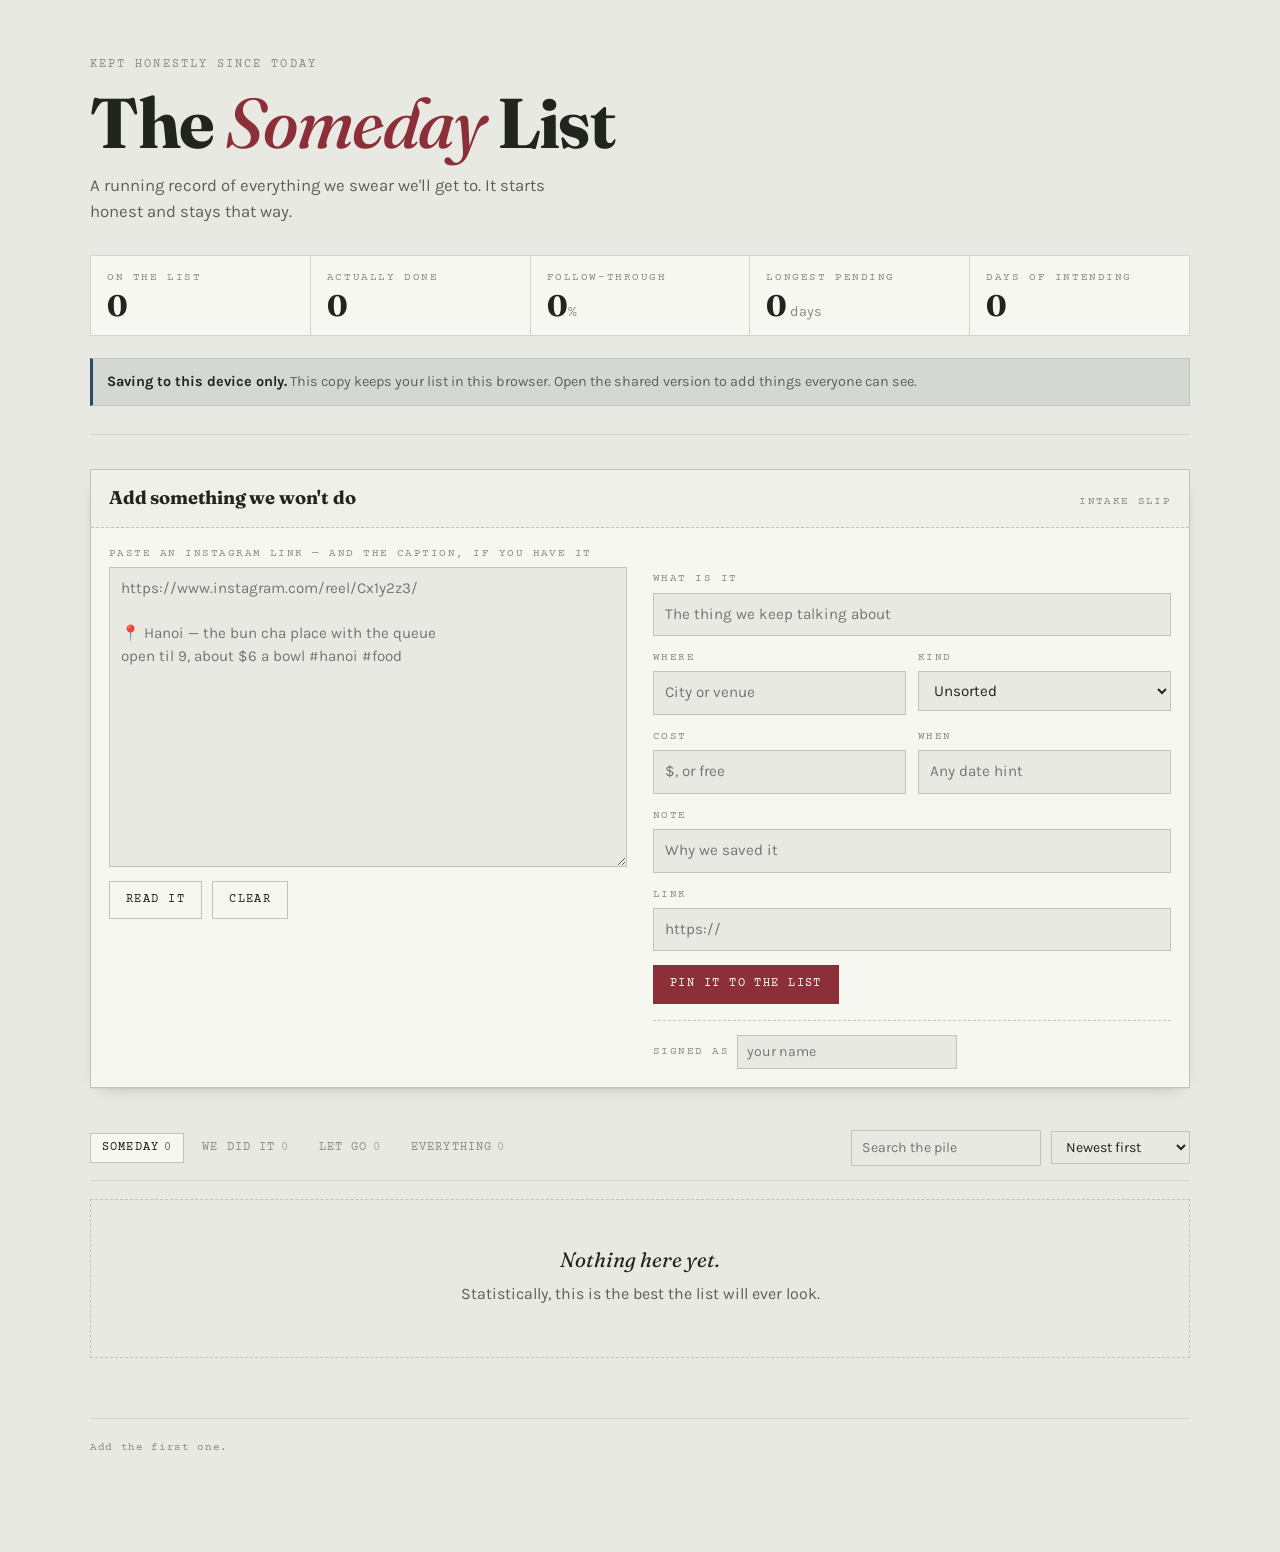
<file: someday/app.html>
<title>The Someday List</title>
<link rel="preconnect" href="https://fonts.googleapis.com">
<link rel="preconnect" href="https://fonts.gstatic.com" crossorigin>
<link rel="stylesheet" href="https://fonts.googleapis.com/css2?family=Courier+Prime:ital,wght@0,400;0,700;1,400&family=Fraunces:ital,opsz,wght@0,9..144,500;0,9..144,700;1,9..144,500&family=Karla:ital,wght@0,400;0,500;0,700;1,400&display=swap">
<style id="app-style">
*,*::before,*::after{box-sizing:border-box}
html,body{margin:0;padding:0}
img{max-width:100%}
button,input,select,textarea{font:inherit;color:inherit}

:root{
  --paper:#E8E9E2;
  --card:#F7F7F2;
  --card-2:#EFF0E8;
  --ink:#22241E;
  --ink-2:#5E6156;
  --ink-3:#8B8E80;
  --rule:#D3D5C8;
  --rule-2:#C2C4B5;
  --accent:#8C2F39;
  --accent-2:#A94651;
  --accent-soft:rgba(140,47,57,.10);
  --blue:#2E4A63;
  --blue-soft:rgba(46,74,99,.10);
  --good:#41684A;
  --good-soft:rgba(65,104,74,.12);
  --warn:#96691A;
  --shadow:0 1px 0 rgba(34,36,30,.05),0 6px 18px -12px rgba(34,36,30,.45);
  --d0:#6F8A72;
  --d1:#8E9463;
  --d2:#A98A3D;
  --d3:#A5612F;
  --d4:#8C2F39;
  --font-display:'Fraunces','Iowan Old Style',Georgia,serif;
  --font-body:'Karla','Helvetica Neue',system-ui,sans-serif;
  --font-mono:'Courier Prime','Courier New',ui-monospace,monospace;
}
@media (prefers-color-scheme:dark){
  :root:not([data-theme="light"]){
    --paper:#16170F;
    --card:#1F2019;
    --card-2:#272820;
    --ink:#E7E8DC;
    --ink-2:#A7A99A;
    --ink-3:#787A6C;
    --rule:#33352B;
    --rule-2:#42443A;
    --accent:#DB7B84;
    --accent-2:#E9959D;
    --accent-soft:rgba(219,123,132,.14);
    --blue:#8EB1CD;
    --blue-soft:rgba(142,177,205,.13);
    --good:#8FBB95;
    --good-soft:rgba(143,187,149,.15);
    --warn:#D3A75C;
    --shadow:0 1px 0 rgba(0,0,0,.3),0 10px 24px -16px rgba(0,0,0,.9);
    --d0:#7FA184;
    --d1:#A3AA72;
    --d2:#C3A055;
    --d3:#C97C4A;
    --d4:#DB7B84;
  }
}
:root[data-theme="dark"]{
  --paper:#16170F;
  --card:#1F2019;
  --card-2:#272820;
  --ink:#E7E8DC;
  --ink-2:#A7A99A;
  --ink-3:#787A6C;
  --rule:#33352B;
  --rule-2:#42443A;
  --accent:#DB7B84;
  --accent-2:#E9959D;
  --accent-soft:rgba(219,123,132,.14);
  --blue:#8EB1CD;
  --blue-soft:rgba(142,177,205,.13);
  --good:#8FBB95;
  --good-soft:rgba(143,187,149,.15);
  --warn:#D3A75C;
  --shadow:0 1px 0 rgba(0,0,0,.3),0 10px 24px -16px rgba(0,0,0,.9);
  --d0:#7FA184;
  --d1:#A3AA72;
  --d2:#C3A055;
  --d3:#C97C4A;
  --d4:#DB7B84;
}

body{
  background:var(--paper);
  color:var(--ink);
  font-family:var(--font-body);
  font-size:16px;
  line-height:1.55;
  -webkit-font-smoothing:antialiased;
}
.wrap{max-width:1140px;margin:0 auto;padding:0 20px 96px}

/* ---------- masthead ---------- */
.masthead{padding:56px 0 28px;border-bottom:1px solid var(--rule)}
.eyebrow{
  font-family:var(--font-mono);font-size:11.5px;letter-spacing:.18em;
  text-transform:uppercase;color:var(--ink-3);margin:0 0 14px
}
h1{
  font-family:var(--font-display);font-weight:700;
  font-size:clamp(2.6rem,7vw,4.4rem);line-height:.98;letter-spacing:-.02em;
  margin:0;text-wrap:balance
}
h1 .em{font-style:italic;font-weight:500;color:var(--accent)}
.tagline{
  max-width:46ch;margin:16px 0 0;color:var(--ink-2);font-size:1.05rem
}

.ledger{
  display:grid;gap:1px;background:var(--rule);border:1px solid var(--rule);
  grid-template-columns:repeat(auto-fit,minmax(150px,1fr));
  margin:30px 0 0
}
.stat{background:var(--card);padding:14px 16px}
.stat dt{
  font-family:var(--font-mono);font-size:10.5px;letter-spacing:.15em;
  text-transform:uppercase;color:var(--ink-3);margin:0
}
.stat dd{
  margin:5px 0 0;font-family:var(--font-display);font-weight:700;
  font-size:1.85rem;line-height:1;font-variant-numeric:tabular-nums
}
.stat dd small{font-size:.9rem;font-family:var(--font-body);font-weight:400;color:var(--ink-3)}
.stat.is-grim dd{color:var(--accent)}

/* ---------- notices ---------- */
.notice{
  margin:22px 0 0;padding:12px 14px;border:1px solid var(--rule-2);
  border-left:3px solid var(--blue);background:var(--blue-soft);
  font-size:.9rem;color:var(--ink-2)
}
.notice strong{color:var(--ink)}
.notice.warn{border-left-color:var(--accent);background:var(--accent-soft)}

/* ---------- intake ---------- */
.slip{
  margin:34px 0 0;border:1px solid var(--rule-2);background:var(--card);
  box-shadow:var(--shadow)
}
.slip-head{
  display:flex;flex-wrap:wrap;gap:10px;align-items:baseline;justify-content:space-between;
  padding:14px 18px;border-bottom:1px dashed var(--rule-2);background:var(--card-2)
}
.slip-head h2{
  font-family:var(--font-display);font-size:1.15rem;font-weight:700;margin:0;letter-spacing:-.01em
}
.slip-head .hint{font-family:var(--font-mono);font-size:11px;letter-spacing:.12em;text-transform:uppercase;color:var(--ink-3)}
.slip-body{display:grid;grid-template-columns:1fr;gap:22px;padding:18px}
@media (min-width:860px){.slip-body{grid-template-columns:minmax(0,1fr) minmax(0,1fr);gap:26px}}

label.f{display:block;margin:0 0 14px}
label.f > span{
  display:block;font-family:var(--font-mono);font-size:10.5px;letter-spacing:.14em;
  text-transform:uppercase;color:var(--ink-3);margin:0 0 5px
}
input[type=text],textarea,select{
  width:100%;background:var(--paper);border:1px solid var(--rule-2);
  border-radius:0;padding:9px 11px;font-size:.95rem;color:var(--ink)
}
textarea{resize:vertical;min-height:132px;line-height:1.5;font-family:var(--font-body)}
@media (min-width:860px){textarea{min-height:300px}}
input[type=text]:focus-visible,textarea:focus-visible,select:focus-visible,button:focus-visible,a:focus-visible{
  outline:2px solid var(--accent);outline-offset:2px
}
.field-row{display:grid;grid-template-columns:1fr 1fr;gap:12px}

.btn{
  display:inline-flex;align-items:center;gap:7px;cursor:pointer;
  background:var(--ink);color:var(--paper);border:1px solid var(--ink);
  padding:9px 16px;font-family:var(--font-mono);font-size:12px;
  letter-spacing:.12em;text-transform:uppercase;border-radius:0;
  transition:transform .12s ease,background .12s ease
}
.btn:hover{transform:translateY(-1px)}
.btn:active{transform:translateY(0)}
.btn.ghost{background:transparent;color:var(--ink);border-color:var(--rule-2)}
.btn.ghost:hover{border-color:var(--ink);background:var(--card-2)}
.btn.accent{background:var(--accent);border-color:var(--accent);color:#FFF7F5}
.btn[disabled]{opacity:.45;cursor:not-allowed;transform:none}
.btn-row{display:flex;flex-wrap:wrap;gap:10px;align-items:center;margin-top:4px}

.parse-note{
  font-family:var(--font-mono);font-size:11.5px;color:var(--ink-3);
  margin:0 0 12px;min-height:1.2em
}
.parse-note.hit{color:var(--good)}
.parse-note.miss{color:var(--accent)}

.sig{
  display:flex;align-items:center;gap:8px;margin-top:16px;padding-top:14px;
  border-top:1px dashed var(--rule-2)
}
.sig span{font-family:var(--font-mono);font-size:10.5px;letter-spacing:.14em;text-transform:uppercase;color:var(--ink-3);white-space:nowrap}
.sig input{max-width:220px;padding:5px 9px;font-size:.88rem}

/* ---------- toolbar ---------- */
.toolbar{
  display:flex;flex-wrap:wrap;gap:14px;align-items:center;justify-content:space-between;
  margin:42px 0 18px;padding-bottom:14px;border-bottom:1px solid var(--rule)
}
.tabs{display:flex;flex-wrap:wrap;gap:6px}
.tab{
  cursor:pointer;background:transparent;border:1px solid transparent;
  padding:5px 11px;font-family:var(--font-mono);font-size:11.5px;
  letter-spacing:.1em;text-transform:uppercase;color:var(--ink-3)
}
.tab:hover{color:var(--ink)}
.tab[aria-selected="true"]{color:var(--ink);border-color:var(--rule-2);background:var(--card)}
.tab b{font-weight:400;opacity:.65;margin-left:5px}
.tools{display:flex;flex-wrap:wrap;gap:10px;align-items:center}
.tools input[type=text]{width:190px;padding:6px 10px;font-size:.88rem}
.tools select{width:auto;padding:6px 10px;font-size:.88rem}

.cats{display:flex;flex-wrap:wrap;gap:6px;margin:0 0 22px}
.catbtn{
  cursor:pointer;background:transparent;border:1px solid var(--rule-2);
  padding:3px 10px;font-family:var(--font-mono);font-size:11px;
  letter-spacing:.08em;text-transform:uppercase;color:var(--ink-2)
}
.catbtn[aria-pressed="true"]{background:var(--ink);border-color:var(--ink);color:var(--paper)}

/* ---------- board ---------- */
.board{
  display:grid;gap:16px;
  grid-template-columns:repeat(auto-fill,minmax(272px,1fr));
  align-items:start
}
.card{
  position:relative;display:flex;background:var(--card);
  border:1px solid var(--rule-2);box-shadow:var(--shadow);overflow:hidden
}
.decay{width:5px;flex:0 0 5px;background:var(--d0)}
.card[data-decay="1"] .decay{background:var(--d1)}
.card[data-decay="2"] .decay{background:var(--d2)}
.card[data-decay="3"] .decay{background:var(--d3)}
.card[data-decay="4"] .decay{background:var(--d4)}
.card[data-decay="3"]::after,.card[data-decay="4"]::after{
  content:"";position:absolute;inset:0;pointer-events:none;
  background:repeating-linear-gradient(58deg,transparent 0 7px,var(--ink-3) 7px 8px);
  opacity:.05
}
.card-in{flex:1 1 auto;min-width:0;padding:14px 16px 13px;display:flex;flex-direction:column;gap:9px}
.card-top{display:flex;align-items:center;gap:9px;justify-content:space-between}
.chip{
  font-family:var(--font-mono);font-size:10px;letter-spacing:.13em;text-transform:uppercase;
  border:1px solid var(--rule-2);padding:2px 7px;color:var(--ink-2);white-space:nowrap
}
.age{font-family:var(--font-mono);font-size:10.5px;color:var(--ink-3);white-space:nowrap}
.card[data-decay="4"] .age{color:var(--accent)}
.card h3{
  font-family:var(--font-display);font-weight:700;font-size:1.16rem;line-height:1.22;
  margin:0;letter-spacing:-.01em;overflow-wrap:anywhere
}
.card h3 a{color:inherit;text-decoration:none;background-image:linear-gradient(var(--rule-2),var(--rule-2));background-size:100% 1px;background-repeat:no-repeat;background-position:0 100%}
.card h3 a:hover{background-image:linear-gradient(var(--accent),var(--accent))}
.note{margin:0;font-size:.9rem;color:var(--ink-2);overflow-wrap:anywhere}
.facts{list-style:none;margin:0;padding:0;display:flex;flex-direction:column;gap:3px}
.facts li{font-family:var(--font-mono);font-size:11.5px;color:var(--ink-2);overflow-wrap:anywhere}
.facts li i{font-style:normal;color:var(--ink-3);letter-spacing:.1em;text-transform:uppercase;font-size:10px;margin-right:6px}
.tags{display:flex;flex-wrap:wrap;gap:5px}
.tags span{font-family:var(--font-mono);font-size:10.5px;color:var(--ink-3)}
.src{
  font-family:var(--font-mono);font-size:10.5px;letter-spacing:.1em;text-transform:uppercase;
  color:var(--blue);text-decoration:none;border-bottom:1px solid var(--blue-soft);align-self:flex-start
}
.src:hover{border-bottom-color:var(--blue)}
.card-foot{
  margin-top:auto;padding-top:11px;border-top:1px dashed var(--rule-2);
  display:flex;flex-wrap:wrap;gap:8px;align-items:center;justify-content:space-between
}
.by{font-family:var(--font-mono);font-size:10.5px;color:var(--ink-3)}
.acts{display:flex;flex-wrap:wrap;gap:4px}
.act{
  cursor:pointer;background:transparent;border:1px solid transparent;
  padding:3px 7px;font-family:var(--font-mono);font-size:10.5px;
  letter-spacing:.07em;text-transform:uppercase;color:var(--ink-3)
}
.act:hover{color:var(--ink);border-color:var(--rule-2)}
.act.yes:hover{color:var(--good);border-color:var(--good)}
.act.no:hover{color:var(--accent);border-color:var(--accent)}
.act[aria-pressed="true"]{color:var(--blue);border-color:var(--blue)}

.card[data-status="done"]{background:var(--good-soft)}
.card[data-status="done"] .decay{background:var(--good)}
.card[data-status="done"] h3{text-decoration:line-through;text-decoration-color:var(--ink-3);text-decoration-thickness:1px}
.card[data-status="dropped"]{opacity:.6}
.card[data-status="dropped"] .decay{background:var(--ink-3)}
.card[data-status="dropped"] h3{text-decoration:line-through;text-decoration-color:var(--ink-3)}

/* stamped cards reserve a band at the top so the stamp never sits on the title */
.card[data-status="done"] .card-in,
.card[data-status="dropped"] .card-in{padding-top:46px}
.stamp{
  position:absolute;top:13px;right:12px;z-index:2;pointer-events:none;
  font-family:var(--font-mono);font-weight:700;font-size:11px;letter-spacing:.14em;
  text-transform:uppercase;color:var(--good);border:2px solid var(--good);
  padding:3px 9px;transform:rotate(-9deg);opacity:.85;background:var(--card)
}
.stamp.let-go{color:var(--ink-3);border-color:var(--ink-3)}
@keyframes slam{
  0%{transform:rotate(-24deg) scale(2.6);opacity:0}
  60%{transform:rotate(-9deg) scale(1);opacity:.95}
  75%{transform:rotate(-9deg) scale(1.06)}
  100%{transform:rotate(-9deg) scale(1);opacity:.85}
}
.stamp.slam{animation:slam .45s cubic-bezier(.2,.9,.3,1) both}

.empty{
  border:1px dashed var(--rule-2);padding:44px 24px;text-align:center;color:var(--ink-2)
}
.empty p{margin:0 0 6px}
.empty .big{font-family:var(--font-display);font-size:1.3rem;color:var(--ink);font-style:italic}

/* ---------- toast ---------- */
.toast{
  position:fixed;left:50%;bottom:26px;transform:translateX(-50%);z-index:60;
  background:var(--ink);color:var(--paper);padding:10px 18px;
  font-family:var(--font-mono);font-size:12px;letter-spacing:.06em;
  box-shadow:0 10px 30px -12px rgba(0,0,0,.6);max-width:min(92vw,520px);text-align:center
}
.toast[hidden]{display:none}

footer.foot{
  margin:60px 0 0;padding-top:20px;border-top:1px solid var(--rule);
  display:flex;flex-wrap:wrap;gap:12px;justify-content:space-between;align-items:center;
  font-family:var(--font-mono);font-size:11px;color:var(--ink-3);letter-spacing:.06em
}
.foot a{color:var(--ink-3)}

@media (prefers-reduced-motion:reduce){
  *{animation-duration:.001ms !important;animation-iteration-count:1 !important;transition-duration:.001ms !important}
}
</style>

<div id="root"></div>

<script id="app-state" type="application/json">{"v":1,"items":[],"savedAt":0}</script>

<script id="app-script">
(function(){
"use strict";

/* ===================== constants ===================== */

var TITLE = "The Someday List";
var FONT_LINKS =
  '<link rel="preconnect" href="https://fonts.googleapis.com">\n' +
  '<link rel="preconnect" href="https://fonts.gstatic.com" crossorigin>\n' +
  '<link rel="stylesheet" href="https://fonts.googleapis.com/css2?family=Courier+Prime:ital,wght@0,400;0,700;1,400&family=Fraunces:ital,opsz,wght@0,9..144,500;0,9..144,700;1,9..144,500&family=Karla:ital,wght@0,400;0,500;0,700;1,400&display=swap">';

var CATEGORIES = [
  {key:"eat",     label:"Eat",      words:["restaurant","food","eat","brunch","dinner","lunch","taco","ramen","pizza","bakery","dessert","cafe","café","coffee","omakase","bbq","noodle","dumpling","breakfast","pastry","sandwich","burger","sushi","dim sum","michelin","bistro","diner","hotpot","pho","banh mi","gelato","croissant"]},
  {key:"drink",   label:"Drink",    words:["bar","cocktail","drink","wine","beer","brewery","speakeasy","happy hour","distillery","pub","tasting","mezcal","whisky","whiskey","rooftop","natural wine","sake"]},
  {key:"outdoors",label:"Outdoors", words:["hike","hiking","trail","beach","park","camp","camping","waterfall","sunrise","sunset","kayak","swim","lake","mountain","island","snorkel","surf","bike","cycling","picnic","garden","hot spring","stargaz","canyon","dive","paddle"]},
  {key:"culture", label:"Culture",  words:["museum","gallery","exhibit","exhibition","art","installation","architecture","temple","shrine","library","historic","landmark","sculpture","bookstore","market"]},
  {key:"show",    label:"Show",     words:["concert","gig","show","festival","live","dj","theatre","theater","comedy","standup","stand-up","opera","cinema","film","screening","musical","rave","club night","tour dates","lineup"]},
  {key:"travel",  label:"Travel",   words:["flight","trip","weekend away","itinerary","hotel","airbnb","resort","road trip","city guide","things to do in","48 hours in","layover","ryokan","hostel"]},
  {key:"move",    label:"Move",     words:["climbing","bouldering","yoga","pilates","run","marathon","gym","dance","tennis","pickleball","padel","skate","ski","snowboard","boxing","muay thai","spin"]},
  {key:"make",    label:"Make",     words:["workshop","pottery","ceramics","course","diy","craft","painting","cooking class","candle","printmaking","photography walk","knit","woodwork"]}
];
var CAT_LABEL = {};
CATEGORIES.forEach(function(c){ CAT_LABEL[c.key] = c.label; });
CAT_LABEL[""] = "Unsorted";

var DECAY = [
  {max:6,   tier:0, word:"still warm"},
  {max:29,  tier:1, word:"cooling off"},
  {max:89,  tier:2, word:"gathering dust"},
  {max:179, tier:3, word:"fossilising"},
  {max:1e9, tier:4, word:"archaeological"}
];

var DAY = 86400000;

/* ===================== state ===================== */

var STATE = {v:1, items:[], savedAt:0};
var MODE = "local";          /* "artifact" once the capability answers */
var API = null;              /* artifact namespace */
var DL = null;               /* downloads namespace */
var READONLY = false;
var BUSY = false;
var PARSED_ONCE = false;
var DRAFT_RESTORED = false;

/* per-viewer, never shared */
var VIEW = {
  tab: "someday",
  cat: "",
  q: "",
  sort: "new"
};

function lsGet(k,d){ try{ var v = localStorage.getItem(k); return v === null ? d : v; }catch(e){ return d; } }
function lsSet(k,v){ try{ localStorage.setItem(k,v); }catch(e){} }

function myName(){ return (lsGet("sl.name","") || "").trim(); }

/* ===================== helpers ===================== */

function esc(s){
  return String(s == null ? "" : s)
    .replace(/&/g,"&amp;").replace(/</g,"&lt;").replace(/>/g,"&gt;")
    .replace(/"/g,"&quot;").replace(/'/g,"&#39;");
}
function attr(s){ return esc(s); }
function clone(o){ return JSON.parse(JSON.stringify(o)); }
function uid(){ return Date.now().toString(36) + Math.random().toString(36).slice(2,8); }
function daysSince(ts){ return Math.max(0, Math.floor((Date.now() - ts) / DAY)); }
function decayOf(days){
  for(var i=0;i<DECAY.length;i++){ if(days <= DECAY[i].max) return DECAY[i]; }
  return DECAY[DECAY.length-1];
}
function plural(n,one,many){ return n === 1 ? one : many; }
function safeUrl(u){
  u = String(u||"").trim();
  return /^https?:\/\//i.test(u) ? u : "";
}
function hostOf(u){
  try{ return new URL(u).hostname.replace(/^www\./,""); }catch(e){ return ""; }
}

/* ===================== the paste reader ===================== */

function detectSource(url){
  var h = hostOf(url);
  if(!h) return "";
  if(/instagram\.com$/.test(h)) return "Instagram";
  if(/tiktok\.com$/.test(h)) return "TikTok";
  if(/(youtube\.com|youtu\.be)$/.test(h)) return "YouTube";
  if(/(google\.[a-z.]+|goo\.gl)$/.test(h) && /maps/.test(url)) return "Maps";
  if(/reddit\.com$/.test(h)) return "Reddit";
  if(/(twitter\.com|x\.com)$/.test(h)) return "X";
  if(/facebook\.com$/.test(h)) return "Facebook";
  return h;
}

function igShortcode(url){
  var m = /instagram\.com\/(?:p|reel|reels|tv)\/([A-Za-z0-9_-]+)/i.exec(url||"");
  return m ? m[1] : "";
}

var STOP_TITLE = /^(link in bio|follow for more|save this|save for later|tag someone|comment below|credit|via|photo by|\u{1F4CD})/iu;

function parsePaste(raw){
  var out = {title:"",note:"",category:"",place:"",cost:"",when:"",url:"",source:"",tags:[]};
  var text = String(raw||"").replace(/\r/g,"").trim();
  if(!text) return out;

  /* 1. links */
  var urls = text.match(/https?:\/\/[^\s<>"')\]]+/gi) || [];
  if(urls.length){
    out.url = urls[0].replace(/[.,;:)\]]+$/,"");
    out.source = detectSource(out.url);
  }
  var body = text;
  urls.forEach(function(u){ body = body.split(u).join(" "); });

  /* 2. hashtags become tags, then leave the prose */
  var tags = body.match(/#[\p{L}\p{N}_]+/gu) || [];
  var seen = {};
  tags.forEach(function(t){
    var k = t.slice(1).toLowerCase();
    if(k.length > 1 && !seen[k]){ seen[k] = 1; out.tags.push(k); }
  });
  out.tags = out.tags.slice(0,6);
  body = body.replace(/#[\p{L}\p{N}_]+/gu," ");

  /* 3. place — a pin emoji wins, then "at Somewhere", then "in Somewhere" */
  var m = /\u{1F4CD}\s*([^\n|·•]{2,60})/u.exec(body);
  if(m){ out.place = m[1].trim(); }
  if(!out.place){
    m = /\bat\s+((?:[A-Z][\w'&.’-]*)(?:\s+(?:[A-Z][\w'&.’-]*|de|la|el|of|the|and)){0,4})/.exec(body);
    if(m) out.place = m[1].trim();
  }
  if(!out.place){
    m = /\bin\s+((?:[A-Z][\w'’-]*)(?:\s+[A-Z][\w'’-]*){0,2})/.exec(body);
    if(m) out.place = m[1].trim();
  }
  out.place = out.place.replace(/[\s,.;:|-]+$/,"");

  /* 4. cost */
  if(/\b(free entry|free admission|no cover|free)\b/i.test(body)){ out.cost = "Free"; }
  m = /\$\s?\d[\d,]*(?:\.\d{2})?(?:\s?[-–]\s?\$?\s?\d[\d,]*(?:\.\d{2})?)?/.exec(body);
  if(m){ out.cost = m[0].replace(/\s+/g,""); }

  /* 5. a date hint, if the caption bothered to give one */
  var MON = "jan|feb|mar|apr|may|jun|jul|aug|sep|oct|nov|dec";
  m = new RegExp("\\b(?:until|through|till|til|from|on|opens?|closes?)?\\s?\\b(" + MON + ")[a-z]*\\.?\\s+\\d{1,2}(?:\\s*[-–]\\s*\\d{1,2})?\\b","i").exec(body);
  if(m){ out.when = m[0].trim().replace(/^\w/,function(c){ return c.toUpperCase(); }); }
  if(!out.when){
    m = /\b(this|next)\s+(weekend|week|month|summer|winter|spring|autumn|fall)\b/i.exec(body);
    if(m) out.when = m[0];
  }

  /* 6. category by keyword weight */
  var hay = (body + " " + out.tags.join(" ")).toLowerCase();
  var best = "", bestScore = 0;
  CATEGORIES.forEach(function(c){
    var score = 0;
    c.words.forEach(function(w){
      var re = new RegExp("(^|[^a-z])" + w.replace(/[.*+?^${}()|[\]\\]/g,"\\$&") + "([^a-z]|$)","i");
      if(re.test(hay)) score++;
    });
    if(score > bestScore){ bestScore = score; best = c.key; }
  });
  out.category = best;

  /* 7. title — first line that reads like a name for the thing */
  var lines = body.split("\n").map(function(l){
    return l.replace(/^[\s•·\-–*_]+/,"").replace(/\s+/g," ").trim();
  }).filter(Boolean);

  for(var i=0;i<lines.length;i++){
    var l = lines[i];
    var stripped = l.replace(/^[\p{Extended_Pictographic}️‍\s]+/u,"").trim();
    if(stripped.length < 3) continue;
    if(STOP_TITLE.test(stripped)) continue;
    if(out.cost && stripped === out.cost) continue;
    out.title = stripped;
    lines.splice(i,1);
    break;
  }
  if(!out.title){
    if(out.place) out.title = out.place;
    else if(out.source) out.title = "Something from " + out.source;
  }
  if(out.title.length > 90){
    out.title = out.title.slice(0,90).replace(/\s+\S*$/,"") + "…";
  }

  /* 8. whatever prose is left becomes the note — minus the lines whose whole
        job was to carry the location, which is already its own field */
  var placeLc = out.place.toLowerCase();
  var rest = lines.filter(function(l){
    if(/^\u{1F4CD}/u.test(l)) return false;
    var bare = l.replace(/^[\p{Extended_Pictographic}️‍\s]+/u,"").replace(/[\s,.;:|-]+$/,"").toLowerCase();
    return !(placeLc && bare === placeLc);
  });
  out.note = rest.join(" ").replace(/\s+/g," ").trim();
  if(out.note.length > 320){
    out.note = out.note.slice(0,320).replace(/\s+\S*$/,"") + "…";
  }
  return out;
}

/* ===================== document template ===================== */

function stateJson(state){
  return JSON.stringify(state).replace(/</g,"\\u003c");
}

function renderDocument(state){
  var styleEl  = document.getElementById("app-style");
  var scriptEl = document.getElementById("app-script");
  var css = styleEl ? styleEl.textContent : "";
  var js  = scriptEl ? scriptEl.textContent : "";
  return '<!doctype html>\n<html lang="en">\n<head>\n' +
    '<meta charset="utf-8">\n' +
    '<meta name="viewport" content="width=device-width,initial-scale=1">\n' +
    '<title>' + esc(TITLE) + '</title>\n' +
    FONT_LINKS + '\n' +
    '<style id="app-style">' + css + '</style>\n' +
    '</head>\n<body>\n' +
    '<div id="root"></div>\n' +
    '<script id="app-state" type="application/json">' + stateJson(state) + '<\/script>\n' +
    '<script id="app-script">' + js + '<\/script>\n' +
    '</body>\n</html>';
}

/* ===================== persistence ===================== */

function readIsland(){
  var el = document.getElementById("app-state");
  if(!el) return null;
  try{ return JSON.parse(el.textContent || "{}"); }catch(e){ return null; }
}

function loadState(){
  var island = readIsland() || {v:1, items:[], savedAt:0};
  if(!Array.isArray(island.items)) island.items = [];

  /* a local-only copy can be ahead of the page when the viewer has no write access */
  var localRaw = lsGet("sl.state","");
  if(localRaw){
    try{
      var local = JSON.parse(localRaw);
      if(local && Array.isArray(local.items) && (local.savedAt||0) > (island.savedAt||0)){
        return local;
      }
    }catch(e){}
  }
  return island;
}

function persistLocal(){
  lsSet("sl.state", JSON.stringify(STATE));
}

function publishErrorMessage(code){
  switch(code){
    case "rate_limited":   return "Saving too fast. Give it a few seconds and try again.";
    case "too_large":      return "This list has outgrown one page. Retire a few done items to keep saving.";
    case "invalid_content":return "That change couldn't be saved. Reload the page and try again.";
    default:               return "Couldn't reach the server. Your change is kept on this device only.";
  }
}

function goReadOnly(){
  READONLY = true;
  renderAll();
  toast("You're reading someone else's list. Ask them for edit access to add to it.");
}

/* Applies a change to the shared list. In artifact mode the page republishes
   itself and every open view reloads to the new version. */
function commit(mutate, okMessage){
  if(READONLY){ toast("This view is read-only."); return; }
  var next = clone(STATE);
  mutate(next);
  next.savedAt = Date.now();

  if(MODE !== "artifact" || !API){
    STATE = next;
    persistLocal();
    renderAll();
    if(okMessage) toast(okMessage);
    return;
  }

  setBusy(true);
  try{ sessionStorage.setItem("sl.draft", JSON.stringify(readIntake())); }catch(e){}

  API.publish(renderDocument(next)).then(function(){
    /* this view is about to reload to the version we just wrote */
  })["catch"](function(err){
    setBusy(false);
    var code = (err && err.code) || "upstream_error";
    if(code === "conflict"){
      toast("Someone saved first — loading their version.");
      return;
    }
    if(code === "not_writer" || code === "not_granted" || code === "not_declared" ||
       code === "consent_required" || code === "capability_disabled" || code === "capability_removed"){
      goReadOnly();
      return;
    }
    /* keep the change on this device so nothing the viewer typed is lost */
    STATE = next;
    persistLocal();
    renderAll();
    toast(publishErrorMessage(code));
  });
}

/* ===================== rendering ===================== */

function stats(){
  var items = STATE.items;
  var someday = items.filter(function(i){ return i.status === "someday"; });
  var done = items.filter(function(i){ return i.status === "done"; });
  var dropped = items.filter(function(i){ return i.status === "dropped"; });
  var resolved = done.length + dropped.length;
  var rate = items.length ? Math.round((done.length / items.length) * 100) : 0;
  var oldest = 0, intending = 0;
  someday.forEach(function(i){
    var d = daysSince(i.at);
    intending += d;
    if(d > oldest) oldest = d;
  });
  return {
    total:items.length, someday:someday.length, done:done.length,
    dropped:dropped.length, resolved:resolved, rate:rate,
    oldest:oldest, intending:intending
  };
}

function ledgerHtml(){
  var s = stats();
  var grim = s.total >= 4 && s.rate < 25;
  return '' +
    '<dl class="ledger">' +
      '<div class="stat"><dt>On the list</dt><dd>' + s.someday + '</dd></div>' +
      '<div class="stat"><dt>Actually done</dt><dd>' + s.done + '</dd></div>' +
      '<div class="stat' + (grim ? " is-grim" : "") + '"><dt>Follow-through</dt><dd>' + s.rate + '<small>%</small></dd></div>' +
      '<div class="stat"><dt>Longest pending</dt><dd>' + s.oldest + '<small> ' + plural(s.oldest,"day","days") + '</small></dd></div>' +
      '<div class="stat"><dt>Days of intending</dt><dd>' + s.intending.toLocaleString() + '</dd></div>' +
    '</dl>';
}

function taglineFor(){
  var s = stats();
  if(s.total === 0) return "A running record of everything we swear we'll get to. It starts honest and stays that way.";
  if(s.done === 0)  return "Every plan we've made so far, still waiting. Not one of them has happened yet.";
  if(s.rate < 20)   return "Everything we swear we'll get to, filed and quietly aging. " + s.done + " of " + s.total + " have survived contact with a calendar.";
  if(s.rate < 60)   return "Everything we swear we'll get to. " + s.done + " down, " + s.someday + " still pretending.";
  return "Everything we swear we'll get to — and, improbably, mostly do. " + s.done + " of " + s.total + " done.";
}

function noticesHtml(){
  var out = "";
  if(READONLY){
    out += '<div class="notice warn"><strong>Read-only.</strong> You can browse this list but not change it. ' +
           'Ask whoever shared it to give you edit access, and your additions will show up for everyone.</div>';
  } else if(MODE !== "artifact"){
    out += '<div class="notice"><strong>Saving to this device only.</strong> ' +
           'This copy keeps your list in this browser. Open the shared version to add things everyone can see.</div>';
  }
  return out;
}

function intakeHtml(){
  if(READONLY) return "";
  var name = esc(myName());
  return '' +
  '<section class="slip" aria-labelledby="intake-h">' +
    '<div class="slip-head">' +
      '<h2 id="intake-h">Add something we won\'t do</h2>' +
      '<span class="hint">Intake slip</span>' +
    '</div>' +
    '<div class="slip-body">' +
      '<div>' +
        '<label class="f" for="paste"><span>Paste an Instagram link — and the caption, if you have it</span>' +
          '<textarea id="paste" placeholder="https://www.instagram.com/reel/Cx1y2z3/&#10;&#10;\u{1F4CD} Hanoi — the bun cha place with the queue&#10;open til 9, about $6 a bowl #hanoi #food"></textarea>' +
        '</label>' +
        '<div class="btn-row">' +
          '<button class="btn ghost" type="button" id="read-btn">Read it</button>' +
          '<button class="btn ghost" type="button" id="clear-btn">Clear</button>' +
        '</div>' +
      '</div>' +
      '<div>' +
        '<p class="parse-note" id="parse-note"></p>' +
        '<label class="f" for="f-title"><span>What is it</span><input type="text" id="f-title" placeholder="The thing we keep talking about"></label>' +
        '<div class="field-row">' +
          '<label class="f" for="f-place"><span>Where</span><input type="text" id="f-place" placeholder="City or venue"></label>' +
          '<label class="f" for="f-cat"><span>Kind</span><select id="f-cat">' + catOptions("") + '</select></label>' +
        '</div>' +
        '<div class="field-row">' +
          '<label class="f" for="f-cost"><span>Cost</span><input type="text" id="f-cost" placeholder="$, or free"></label>' +
          '<label class="f" for="f-when"><span>When</span><input type="text" id="f-when" placeholder="Any date hint"></label>' +
        '</div>' +
        '<label class="f" for="f-note"><span>Note</span><input type="text" id="f-note" placeholder="Why we saved it"></label>' +
        '<label class="f" for="f-url"><span>Link</span><input type="text" id="f-url" placeholder="https://"></label>' +
        '<div class="btn-row">' +
          '<button class="btn accent" type="button" id="add-btn"' + (BUSY ? " disabled" : "") + '>' + (BUSY ? "Saving…" : "Pin it to the list") + '</button>' +
        '</div>' +
        '<div class="sig">' +
          '<span>Signed as</span>' +
          '<input type="text" id="f-name" value="' + name + '" placeholder="your name" aria-label="Your name">' +
        '</div>' +
      '</div>' +
    '</div>' +
  '</section>';
}

function catOptions(sel){
  var html = '<option value=""' + (sel === "" ? " selected" : "") + '>Unsorted</option>';
  CATEGORIES.forEach(function(c){
    html += '<option value="' + attr(c.key) + '"' + (sel === c.key ? " selected" : "") + '>' + esc(c.label) + '</option>';
  });
  return html;
}

function visibleItems(){
  var q = VIEW.q.trim().toLowerCase();
  var list = STATE.items.filter(function(i){
    if(VIEW.tab !== "all" && i.status !== VIEW.tab) return false;
    if(VIEW.cat === "__none"){ if(i.category) return false; }
    else if(VIEW.cat && (i.category || "") !== VIEW.cat) return false;
    if(q){
      var hay = [i.title, i.note, i.place, i.cost, i.when, i.by, (i.tags||[]).join(" ")].join(" ").toLowerCase();
      if(hay.indexOf(q) === -1) return false;
    }
    return true;
  });
  list.sort(function(a,b){
    if(VIEW.sort === "old")  return a.at - b.at;
    if(VIEW.sort === "az")   return String(a.title).localeCompare(String(b.title));
    if(VIEW.sort === "cat")  return String(CAT_LABEL[a.category||""]).localeCompare(String(CAT_LABEL[b.category||""])) || (b.at - a.at);
    return b.at - a.at;
  });
  return list;
}

function toolbarHtml(){
  var s = stats();
  function tab(key,label,count){
    return '<button class="tab" role="tab" type="button" data-tab="' + attr(key) + '" aria-selected="' +
      (VIEW.tab === key ? "true" : "false") + '">' + esc(label) + '<b>' + count + '</b></button>';
  }
  var html = '<div class="toolbar">' +
    '<div class="tabs" role="tablist" aria-label="Filter by status">' +
      tab("someday","Someday",s.someday) +
      tab("done","We did it",s.done) +
      tab("dropped","Let go",s.dropped) +
      tab("all","Everything",s.total) +
    '</div>' +
    '<div class="tools">' +
      '<input type="text" id="q" value="' + attr(VIEW.q) + '" placeholder="Search the pile" aria-label="Search">' +
      '<select id="sort" aria-label="Sort">' +
        '<option value="new"' + (VIEW.sort === "new" ? " selected" : "") + '>Newest first</option>' +
        '<option value="old"' + (VIEW.sort === "old" ? " selected" : "") + '>Most neglected</option>' +
        '<option value="cat"' + (VIEW.sort === "cat" ? " selected" : "") + '>By kind</option>' +
        '<option value="az"' + (VIEW.sort === "az" ? " selected" : "") + '>A–Z</option>' +
      '</select>' +
    '</div>' +
  '</div>';

  /* only offer categories that are actually in use */
  var used = {};
  STATE.items.forEach(function(i){ used[i.category || ""] = (used[i.category || ""] || 0) + 1; });
  var keys = Object.keys(used);
  if(keys.length > 1){
    html += '<div class="cats">';
    html += '<button class="catbtn" type="button" data-cat="__all" aria-pressed="' + (VIEW.cat === "" ? "true" : "false") + '">All kinds</button>';
    CATEGORIES.forEach(function(c){
      if(!used[c.key]) return;
      html += '<button class="catbtn" type="button" data-cat="' + attr(c.key) + '" aria-pressed="' +
        (VIEW.cat === c.key ? "true" : "false") + '">' + esc(c.label) + ' <b>' + used[c.key] + '</b></button>';
    });
    if(used[""]){
      html += '<button class="catbtn" type="button" data-cat="__none" aria-pressed="' +
        (VIEW.cat === "__none" ? "true" : "false") + '">Unsorted <b>' + used[""] + '</b></button>';
    }
    html += '</div>';
  }
  return html;
}

function cardHtml(item){
  var days = daysSince(item.at);
  var d = decayOf(days);
  var url = safeUrl(item.url);
  var mine = myName();
  var joined = (item.in || []).indexOf(mine) !== -1 && mine !== "";

  var ageLine;
  if(item.status === "done"){
    var took = Math.max(0, Math.floor(((item.statusAt || item.at) - item.at) / DAY));
    ageLine = took === 0 ? "same day, somehow" : "took " + took + " " + plural(took,"day","days");
  } else if(item.status === "dropped"){
    ageLine = "let go after " + days + " " + plural(days,"day","days");
  } else {
    ageLine = "day " + days + " · " + d.word;
  }

  var facts = "";
  if(item.place) facts += '<li><i>Where</i>' + esc(item.place) + '</li>';
  if(item.cost)  facts += '<li><i>Cost</i>' + esc(item.cost) + '</li>';
  if(item.when)  facts += '<li><i>When</i>' + esc(item.when) + '</li>';

  var others = (item.in || []).filter(function(n){ return n && n !== item.by; });

  var acts = "";
  if(!READONLY){
    if(item.status === "someday"){
      acts += '<button class="act yes" type="button" data-do="done" data-id="' + attr(item.id) + '">We did it</button>';
      acts += '<button class="act" type="button" data-do="join" data-id="' + attr(item.id) + '" aria-pressed="' + (joined ? "true" : "false") + '">' + (joined ? "I’m in ✓" : "I’m in") + '</button>';
      acts += '<button class="act no" type="button" data-do="dropped" data-id="' + attr(item.id) + '">Let it go</button>';
    } else {
      acts += '<button class="act" type="button" data-do="someday" data-id="' + attr(item.id) + '">Back on the list</button>';
    }
    acts += '<button class="act no" type="button" data-do="delete" data-id="' + attr(item.id) + '" aria-label="Delete">Delete</button>';
  }

  var stamp = "";
  if(item.status === "done")    stamp = '<span class="stamp' + (item.justStamped ? " slam" : "") + '">Actually did it</span>';
  if(item.status === "dropped") stamp = '<span class="stamp let-go' + (item.justStamped ? " slam" : "") + '">Let go</span>';

  var titleHtml = url
    ? '<a href="' + attr(url) + '" target="_blank" rel="noopener noreferrer">' + esc(item.title) + '</a>'
    : esc(item.title);

  return '' +
  '<article class="card" data-status="' + attr(item.status) + '" data-decay="' + d.tier + '">' +
    '<div class="decay" aria-hidden="true"></div>' +
    '<div class="card-in">' +
      '<div class="card-top">' +
        '<span class="chip">' + esc(CAT_LABEL[item.category || ""] || "Unsorted") + '</span>' +
        '<span class="age">' + esc(ageLine) + '</span>' +
      '</div>' +
      '<h3>' + titleHtml + '</h3>' +
      (item.note ? '<p class="note">' + esc(item.note) + '</p>' : "") +
      (facts ? '<ul class="facts">' + facts + '</ul>' : "") +
      ((item.tags && item.tags.length) ? '<div class="tags">' + item.tags.map(function(t){ return '<span>#' + esc(t) + '</span>'; }).join("") + '</div>' : "") +
      (url ? '<a class="src" href="' + attr(url) + '" target="_blank" rel="noopener noreferrer">' + esc(item.source || hostOf(url) || "Link") + ' ↗</a>' : "") +
      '<div class="card-foot">' +
        '<span class="by">' + esc(item.by ? "added by " + item.by : "added by someone") +
          (others.length ? " · also " + esc(others.join(", ")) : "") + '</span>' +
        '<div class="acts">' + acts + '</div>' +
      '</div>' +
    '</div>' +
    stamp +
  '</article>';
}

function emptyHtml(){
  var s = stats();
  if(s.total === 0){
    return '<div class="empty"><p class="big">Nothing here yet.</p>' +
      '<p>Statistically, this is the best the list will ever look.</p></div>';
  }
  if(VIEW.tab === "done" && s.done === 0){
    return '<div class="empty"><p class="big">No entries.</p><p>We both knew that.</p></div>';
  }
  if(VIEW.tab === "dropped" && s.dropped === 0){
    return '<div class="empty"><p class="big">Nothing let go.</p><p>Admirable. Or avoidant.</p></div>';
  }
  return '<div class="empty"><p class="big">Nothing matches.</p><p>Try a different filter.</p></div>';
}

function renderAll(){
  var list = visibleItems();
  var root = document.getElementById("root");
  root.innerHTML = '' +
  '<div class="wrap">' +
    '<header class="masthead">' +
      '<p class="eyebrow">Kept honestly since ' + esc(startedLabel()) + '</p>' +
      '<h1>The <span class="em">Someday</span> List</h1>' +
      '<p class="tagline">' + esc(taglineFor()) + '</p>' +
      ledgerHtml() +
      noticesHtml() +
    '</header>' +
    '<main>' +
      intakeHtml() +
      toolbarHtml() +
      (list.length ? '<div class="board">' + list.map(cardHtml).join("") + '</div>' : emptyHtml()) +
    '</main>' +
    '<footer class="foot">' +
      '<span>' + esc(footNote()) + '</span>' +
      '<span id="foot-actions"></span>' +
    '</footer>' +
  '</div>' +
  '<div class="toast" id="toast" role="status" hidden></div>';

  /* one-shot stamp animation flag lives only in this view */
  STATE.items.forEach(function(i){ delete i.justStamped; });

  wireEvents();
  if(!DRAFT_RESTORED){ DRAFT_RESTORED = true; restoreDraft(); }
  renderFootActions();
}

function startedLabel(){
  if(!STATE.items.length) return "today";
  var first = STATE.items.reduce(function(a,b){ return a.at < b.at ? a : b; });
  try{
    return new Date(first.at).toLocaleDateString(undefined,{month:"long", year:"numeric"});
  }catch(e){ return "a while ago"; }
}

function footNote(){
  var s = stats();
  if(s.total === 0) return "Add the first one.";
  if(s.someday === 0) return "Nothing pending. Suspicious.";
  var avg = Math.round(s.intending / s.someday);
  return "The average unfinished plan here is " + avg + " " + plural(avg,"day","days") + " old.";
}

function renderFootActions(){
  var host = document.getElementById("foot-actions");
  if(!host || !DL) return;
  host.innerHTML = '<button class="act" type="button" id="export-btn">Export CSV</button>';
  var btn = document.getElementById("export-btn");
  if(btn) btn.addEventListener("click", exportCsv);
}

/* ===================== intake form plumbing ===================== */

function readIntake(){
  function val(id){ var el = document.getElementById(id); return el ? el.value : ""; }
  return {
    paste: val("paste"), title: val("f-title"), place: val("f-place"),
    cat: val("f-cat"), cost: val("f-cost"), when: val("f-when"),
    note: val("f-note"), url: val("f-url")
  };
}

function writeIntake(d){
  function set(id,v){ var el = document.getElementById(id); if(el && v != null) el.value = v; }
  set("paste", d.paste); set("f-title", d.title); set("f-place", d.place);
  set("f-cat", d.cat); set("f-cost", d.cost); set("f-when", d.when);
  set("f-note", d.note); set("f-url", d.url);
}

function clearIntake(){
  writeIntake({paste:"",title:"",place:"",cat:"",cost:"",when:"",note:"",url:""});
  setParseNote("", "");
  try{ sessionStorage.removeItem("sl.draft"); }catch(e){}
}

function restoreDraft(){
  var raw;
  try{ raw = sessionStorage.getItem("sl.draft"); }catch(e){ return; }
  if(!raw) return;
  try{
    var d = JSON.parse(raw);
    var any = Object.keys(d).some(function(k){ return String(d[k] || "").trim(); });
    if(any) writeIntake(d);
  }catch(e){}
}

function setParseNote(msg, kind){
  var el = document.getElementById("parse-note");
  if(!el) return;
  el.textContent = msg;
  el.className = "parse-note" + (kind ? " " + kind : "");
}

function doRead(){
  var el = document.getElementById("paste");
  if(!el) return;
  var text = el.value;
  if(!text.trim()){
    setParseNote("Paste something first — a link, a caption, or both.", "miss");
    return;
  }
  var p = parsePaste(text);
  var cur = readIntake();
  /* never clobber something the viewer typed by hand */
  writeIntake({
    paste: cur.paste,
    title: cur.title || p.title,
    place: cur.place || p.place,
    cat:   cur.cat   || p.category,
    cost:  cur.cost  || p.cost,
    when:  cur.when  || p.when,
    note:  cur.note  || p.note,
    url:   cur.url   || p.url
  });
  PARSED_ONCE = true;

  var found = [];
  if(p.title) found.push("a name");
  if(p.place) found.push("a place");
  if(p.cost) found.push("a price");
  if(p.when) found.push("a date");
  if(p.category) found.push("a kind");
  if(p.url) found.push(p.source ? ("the " + p.source + " link") : "a link");

  var dupe = p.url ? STATE.items.filter(function(i){ return i.url && i.url === p.url; })[0] : null;
  if(dupe){
    setParseNote("Already on the list — " + (dupe.by || "someone") + " saved it " + daysSince(dupe.at) + " days ago.", "miss");
    return;
  }
  if(found.length){
    setParseNote("Filled in " + found.join(", ") + ". Fix anything I got wrong.", "hit");
  } else {
    setParseNote("Couldn't make much of that. Fill it in yourself.", "miss");
  }
  var tagsHolder = document.getElementById("paste");
  if(tagsHolder) tagsHolder.dataset.tags = (p.tags || []).join(",");
}

function doAdd(){
  var d = readIntake();
  var nameEl = document.getElementById("f-name");
  var name = nameEl ? nameEl.value.trim() : "";
  if(name) lsSet("sl.name", name);

  if(!d.title.trim() && d.paste.trim() && !PARSED_ONCE){
    doRead();
    d = readIntake();
  }
  if(!d.title.trim()){
    setParseNote("Give it a name at least.", "miss");
    var t = document.getElementById("f-title");
    if(t) t.focus();
    return;
  }
  if(!name){
    setParseNote("Sign your name below so we know whose idea this was.", "miss");
    if(nameEl) nameEl.focus();
    return;
  }

  var pasteEl = document.getElementById("paste");
  var tags = (pasteEl && pasteEl.dataset.tags) ? pasteEl.dataset.tags.split(",").filter(Boolean) : [];
  var url = safeUrl(d.url);

  var item = {
    id: uid(),
    title: d.title.trim(),
    note: d.note.trim(),
    place: d.place.trim(),
    cost: d.cost.trim(),
    when: d.when.trim(),
    category: d.cat,
    url: url,
    source: url ? detectSource(url) : "",
    tags: tags,
    by: name,
    at: Date.now(),
    status: "someday",
    statusAt: 0,
    "in": [name]
  };

  clearIntake();
  commit(function(next){ next.items.unshift(item); }, "Pinned. Now never do it.");
}

/* ===================== item actions ===================== */

function setStatus(id, status){
  commit(function(next){
    next.items.forEach(function(i){
      if(i.id === id){
        i.status = status;
        i.statusAt = Date.now();
        i.justStamped = true;
      }
    });
  }, status === "done" ? "Stamped. Genuinely surprising." : status === "dropped" ? "Let go. Honest of you." : "Back on the pile.");
}

function toggleJoin(id){
  var name = myName();
  if(!name){
    toast("Sign your name in the intake slip first.");
    var el = document.getElementById("f-name");
    if(el) el.focus();
    return;
  }
  commit(function(next){
    next.items.forEach(function(i){
      if(i.id !== id) return;
      i["in"] = i["in"] || [];
      var at = i["in"].indexOf(name);
      if(at === -1) i["in"].push(name); else i["in"].splice(at,1);
    });
  }, null);
}

function removeItem(id){
  var item = STATE.items.filter(function(i){ return i.id === id; })[0];
  if(!item) return;
  if(!window.confirm('Delete "' + item.title + '" for everyone?')) return;
  commit(function(next){
    next.items = next.items.filter(function(i){ return i.id !== id; });
  }, "Deleted.");
}

function exportCsv(){
  if(!DL) return;
  var head = ["title","status","kind","where","cost","when","note","link","added by","added","days pending"];
  var rows = STATE.items.map(function(i){
    return [
      i.title, i.status, CAT_LABEL[i.category || ""] || "", i.place, i.cost, i.when,
      i.note, i.url, i.by, new Date(i.at).toISOString().slice(0,10),
      i.status === "someday" ? String(daysSince(i.at)) : ""
    ];
  });
  var csv = [head].concat(rows).map(function(r){
    return r.map(function(c){ return '"' + String(c == null ? "" : c).replace(/"/g,'""') + '"'; }).join(",");
  }).join("\n");
  DL.save({filename:"someday-list.csv", data:csv})["catch"](function(){
    toast("Export cancelled.");
  });
}

/* ===================== events ===================== */

function on(id, ev, fn){
  var el = document.getElementById(id);
  if(el) el.addEventListener(ev, fn);
}

function wireEvents(){
  on("read-btn","click", doRead);
  on("add-btn","click", doAdd);
  on("clear-btn","click", function(){ clearIntake(); });

  on("f-name","change", function(e){ lsSet("sl.name", e.target.value.trim()); });

  var paste = document.getElementById("paste");
  if(paste){
    paste.addEventListener("paste", function(){
      /* read it a tick after the text actually lands */
      setTimeout(function(){
        var cur = readIntake();
        if(!cur.title.trim()) doRead();
      }, 30);
    });
  }

  on("q","input", function(e){ VIEW.q = e.target.value; softRerender(); });
  on("sort","change", function(e){ VIEW.sort = e.target.value; softRerender(); });

  /* #root outlives every re-render, so its delegated handler is attached once */
  var root = document.getElementById("root");
  if(root.dataset.wired) return;
  root.dataset.wired = "1";
  root.addEventListener("click", function(e){
    var tabBtn = e.target.closest("[data-tab]");
    if(tabBtn){ VIEW.tab = tabBtn.getAttribute("data-tab"); softRerender(); return; }

    var catBtn = e.target.closest("[data-cat]");
    if(catBtn){
      var c = catBtn.getAttribute("data-cat");
      if(c === "__all") VIEW.cat = "";
      else VIEW.cat = (VIEW.cat === c) ? "" : c;
      softRerender();
      return;
    }

    var act = e.target.closest("[data-do]");
    if(act){
      var id = act.getAttribute("data-id");
      var what = act.getAttribute("data-do");
      if(what === "delete") removeItem(id);
      else if(what === "join") toggleJoin(id);
      else setStatus(id, what);
    }
  });
}

/* re-render without touching the intake slip the viewer may be typing in */
function softRerender(){
  var draft = readIntake();
  var focusId = document.activeElement ? document.activeElement.id : "";
  var selStart = null, selEnd = null;
  var ae = document.activeElement;
  if(ae && (ae.id === "q") && typeof ae.selectionStart === "number"){
    selStart = ae.selectionStart; selEnd = ae.selectionEnd;
  }
  renderAll();
  writeIntake(draft);
  if(focusId){
    var back = document.getElementById(focusId);
    if(back){
      back.focus();
      if(selStart !== null && typeof back.setSelectionRange === "function"){
        try{ back.setSelectionRange(selStart, selEnd); }catch(e){}
      }
    }
  }
}

function setBusy(v){
  BUSY = v;
  var btn = document.getElementById("add-btn");
  if(btn){
    btn.disabled = v;
    btn.textContent = v ? "Saving…" : "Pin it to the list";
  }
}

var toastTimer = null;
function toast(msg){
  if(!msg) return;
  var el = document.getElementById("toast");
  if(!el) return;
  el.textContent = msg;
  el.hidden = false;
  clearTimeout(toastTimer);
  toastTimer = setTimeout(function(){ el.hidden = true; }, 3200);
}

/* ===================== boot ===================== */

STATE = loadState();
if(document.readyState === "loading"){
  document.addEventListener("DOMContentLoaded", renderAll);
} else {
  renderAll();
}

/* Capabilities answer later, never during this first run. */
if(window.claude && typeof window.claude.use === "function"){
  window.claude.use("artifact").then(function(ns){
    if(!ns) return;
    API = ns;
    MODE = "artifact";
    renderAll();
  })["catch"](function(){});

  window.claude.use("downloads").then(function(ns){
    if(!ns) return;
    DL = ns;
    renderFootActions();
  })["catch"](function(){});
}
})();
</script>
</file>
<file: style.css>
:root {
  --bg: #0b0713;
  --bg-glow-1: rgba(255, 45, 190, 0.16);
  --bg-glow-2: rgba(88, 60, 255, 0.18);
  --bg-glow-3: rgba(0, 229, 255, 0.10);
  --surface: #17101f;
  --surface-2: #1e1526;
  --text: #f4eefc;
  --text-muted: #a898c2;
  --accent: #ff2ecb;
  --accent-2: #7c3aff;
  --accent-cyan: #22e5ff;
  --accent-gold: #ffd23f;
  --border: #33243f;
  --success-bg: rgba(34, 229, 150, 0.12);
  --success-text: #5cffc0;
  --danger-text: #ff5c7a;
  --error-bg: rgba(255, 92, 122, 0.12);
  --radius: 14px;
}

* {
  box-sizing: border-box;
}

html {
  scroll-behavior: smooth;
}

*:focus-visible {
  outline: 2px solid var(--accent-cyan);
  outline-offset: 2px;
}

body {
  margin: 0;
  font-family: 'Inter', -apple-system, BlinkMacSystemFont, "Segoe UI", Roboto, Helvetica, Arial, sans-serif;
  background:
    radial-gradient(circle at 15% 0%, var(--bg-glow-1), transparent 45%),
    radial-gradient(circle at 100% 20%, var(--bg-glow-2), transparent 50%),
    radial-gradient(circle at 20% 90%, var(--bg-glow-3), transparent 45%),
    var(--bg);
  color: var(--text);
  line-height: 1.5;
  -webkit-text-size-adjust: 100%;
}

/* Fixed attachment is smooth on desktop but causes repaint jank on mobile Safari. */
@media (min-width: 720px) {
  body {
    background-attachment: fixed;
  }
}

.wrap {
  max-width: 480px;
  margin: 0 auto;
  padding: 32px 16px 64px;
}

header.hero {
  text-align: center;
  margin-bottom: 32px;
}

header.hero h1 {
  font-family: 'Bebas Neue', 'Inter', sans-serif;
  font-size: 2.6rem;
  letter-spacing: 0.03em;
  margin: 0 0 8px;
  line-height: 1.05;
  background: linear-gradient(90deg, var(--accent-cyan), var(--accent) 55%, var(--accent-2));
  -webkit-background-clip: text;
  background-clip: text;
  color: transparent;
  text-shadow: 0 0 28px rgba(255, 46, 203, 0.35);
}

header.hero p {
  color: var(--text-muted);
  margin: 0;
  font-size: 0.95rem;
}

h2.section-title {
  font-family: 'Bebas Neue', 'Inter', sans-serif;
  font-size: 1.9rem;
  letter-spacing: 0.05em;
  margin: 0 0 14px;
  background: linear-gradient(90deg, var(--accent-cyan), var(--accent) 55%, var(--accent-2));
  -webkit-background-clip: text;
  background-clip: text;
  color: transparent;
  text-shadow: 0 0 22px rgba(255, 46, 203, 0.3);
}

h2.category-title {
  font-family: 'Bebas Neue', 'Inter', sans-serif;
  font-size: 1.15rem;
  letter-spacing: 0.12em;
  color: var(--accent-cyan);
  text-shadow: 0 0 14px rgba(34, 229, 255, 0.45);
  margin: 28px 0 12px;
}

h2.category-title:first-child {
  margin-top: 0;
}

.event-search-field {
  position: relative;
  margin-bottom: 24px;
}

.event-search-icon {
  position: absolute;
  left: 15px;
  top: 50%;
  transform: translateY(-50%);
  color: var(--accent-cyan);
  pointer-events: none;
}

.event-search-field input {
  width: 100%;
  padding: 13px 14px 13px 42px;
  border: 1.5px solid var(--accent-2);
  border-radius: 10px;
  font-size: 1rem;
  font-weight: 500;
  background: var(--surface-2);
  color: var(--text);
  box-shadow: 0 0 0 3px rgba(124, 58, 255, 0.12), 0 0 20px rgba(255, 46, 203, 0.12);
}

.event-search-field input::placeholder {
  color: #8a7aa8;
}

.event-search-field input:focus {
  outline: none;
  border-color: var(--accent);
  box-shadow: 0 0 0 3px rgba(255, 46, 203, 0.25), 0 0 24px rgba(255, 46, 203, 0.35);
}

.event-search-field input:focus + .event-search-icon,
.event-search-field:focus-within .event-search-icon {
  color: var(--accent);
}

.event-search-empty {
  display: none;
  padding: 8px 0 4px;
}

.event-list {
  display: flex;
  flex-direction: column;
  gap: 12px;
  margin-bottom: 8px;
}

.event-card {
  background: linear-gradient(160deg, var(--surface-2), var(--surface));
  border: 1px solid var(--border);
  border-radius: var(--radius);
  padding: 16px 18px;
  display: flex;
  justify-content: space-between;
  align-items: flex-start;
  gap: 12px;
  box-shadow: 0 0 0 1px rgba(255, 255, 255, 0.02), 0 8px 24px rgba(124, 58, 255, 0.08);
  transition: border-color 0.2s, box-shadow 0.2s, transform 0.2s;
  animation: card-in 0.4s ease backwards;
}

.event-list .event-card:nth-child(1) { animation-delay: 0.02s; }
.event-list .event-card:nth-child(2) { animation-delay: 0.06s; }
.event-list .event-card:nth-child(3) { animation-delay: 0.1s; }
.event-list .event-card:nth-child(4) { animation-delay: 0.14s; }
.event-list .event-card:nth-child(5) { animation-delay: 0.18s; }
.event-list .event-card:nth-child(n+6) { animation-delay: 0.2s; }

@keyframes card-in {
  from {
    opacity: 0;
    transform: translateY(8px);
  }
  to {
    opacity: 1;
    transform: translateY(0);
  }
}

@media (prefers-reduced-motion: reduce) {
  .event-card {
    animation: none;
  }
}

@media (hover: hover) {
  .event-card:hover {
    border-color: var(--accent-2);
    box-shadow: 0 0 0 1px var(--accent-2), 0 8px 28px rgba(124, 58, 255, 0.25);
    transform: translateY(-2px);
  }
}

.event-card.sold-out {
  opacity: 0.55;
}

.event-card--clickable {
  cursor: pointer;
}

.event-card--clickable:focus-visible {
  outline: 2px solid var(--accent-cyan);
  outline-offset: 3px;
  border-color: var(--accent-2);
}

/* Flash the Event field so it's obvious which row the clicked card landed in. */
.field--flash select,
.field--flash input {
  animation: field-flash 1.2s ease;
}

@keyframes field-flash {
  0%, 100% {
    border-color: var(--border);
    box-shadow: none;
  }
  20%, 60% {
    border-color: var(--accent);
    box-shadow: 0 0 0 3px rgba(255, 46, 203, 0.3), 0 0 20px rgba(255, 46, 203, 0.35);
  }
}

/* And glow the whole row behind it — on a phone the row wraps onto two lines
   and a thin border flash on its own is easy to scroll past. */
.order-row--flash {
  animation: row-flash 1.6s ease;
  border-radius: 12px;
}

@keyframes row-flash {
  0%, 100% {
    background: transparent;
    box-shadow: none;
  }
  20%, 60% {
    background: rgba(255, 46, 203, 0.1);
    box-shadow: 0 0 0 8px rgba(255, 46, 203, 0.1);
  }
}

@media (prefers-reduced-motion: reduce) {
  .field--flash select,
  .field--flash input {
    animation: none;
    /* No animation, but still show *something* — otherwise these users get no
       feedback at all about which row was filled in. */
    border-color: var(--accent);
    box-shadow: 0 0 0 3px rgba(255, 46, 203, 0.3);
  }

  .order-row--flash {
    animation: none;
    background: rgba(255, 46, 203, 0.1);
  }
}

.event-info h3 {
  margin: 0 0 4px;
  font-size: 1.05rem;
  color: var(--text);
}

.event-info .meta {
  font-size: 0.85rem;
  color: var(--text-muted);
  white-space: pre-line;
}

.event-info .desc {
  font-size: 0.85rem;
  color: var(--text-muted);
  margin-top: 4px;
}

.event-price {
  font-weight: 700;
  white-space: nowrap;
  font-size: 1.05rem;
  color: var(--accent-cyan);
  text-shadow: 0 0 12px rgba(34, 229, 255, 0.4);
}

.event-price-link {
  display: inline-block;
  font-size: 0.82rem;
  font-weight: 700;
  letter-spacing: 0.02em;
  text-transform: uppercase;
  white-space: nowrap;
  color: #0b0713;
  text-decoration: none;
  background: linear-gradient(90deg, var(--accent-cyan), var(--accent));
  border-radius: 7px;
  padding: 7px 12px;
  transition: filter 0.15s, box-shadow 0.15s, transform 0.1s;
}

.event-price-link:hover {
  filter: brightness(1.1);
  box-shadow: 0 0 16px rgba(255, 46, 203, 0.5);
}

.event-price-link:active {
  transform: scale(0.97);
}

.event-highlight {
  display: inline-block;
  font-size: 0.72rem;
  font-weight: 700;
  letter-spacing: 0.05em;
  text-transform: uppercase;
  color: #2b1a00;
  background: var(--accent-gold);
  box-shadow: 0 0 12px rgba(255, 210, 63, 0.4);
  border-radius: 5px;
  padding: 3px 8px;
  margin: 2px 0 6px;
}

.event-link-btn {
  display: inline-block;
  margin-top: 10px;
  font-size: 0.82rem;
  font-weight: 700;
  letter-spacing: 0.02em;
  text-transform: uppercase;
  color: #0b0713;
  text-decoration: none;
  background: linear-gradient(90deg, var(--accent-cyan), var(--accent));
  border-radius: 7px;
  padding: 7px 12px;
  transition: filter 0.15s, box-shadow 0.15s, transform 0.1s;
}

.event-link-btn:hover {
  filter: brightness(1.1);
  box-shadow: 0 0 16px rgba(255, 46, 203, 0.5);
}

.event-link-btn:active {
  transform: scale(0.97);
}

.sold-out-tag {
  display: inline-block;
  font-size: 0.72rem;
  font-weight: 700;
  color: var(--danger-text);
  text-transform: uppercase;
  letter-spacing: 0.05em;
  background: rgba(255, 92, 122, 0.12);
  border: 1px solid rgba(255, 92, 122, 0.3);
  border-radius: 5px;
  padding: 3px 8px;
}

form {
  background: linear-gradient(160deg, var(--surface-2), var(--surface));
  border: 1px solid var(--border);
  border-radius: var(--radius);
  padding: 20px 16px;
  margin-top: 20px;
  box-shadow: 0 8px 32px rgba(88, 60, 255, 0.12);
}

.field {
  margin-bottom: 14px;
}

.field label {
  display: block;
  font-size: 0.85rem;
  font-weight: 600;
  margin-bottom: 6px;
  color: var(--text);
}

.field input,
.field select {
  width: 100%;
  padding: 11px 12px;
  border: 1px solid var(--border);
  border-radius: 8px;
  /* 16px minimum: anything smaller makes iOS Safari zoom the page on focus. */
  font-size: 16px;
  background: #0f0a17;
  color: var(--text);
  font-family: inherit;
}

.field input::placeholder {
  color: #6c5d82;
}

.field input:focus,
.field select:focus {
  outline: none;
  border-color: var(--accent);
  box-shadow: 0 0 0 3px rgba(255, 46, 203, 0.22);
}

.field-hint {
  font-size: 0.78rem;
  color: var(--text-muted);
  margin: 6px 0 0;
}

.other-input {
  margin-top: 8px;
}

.date-request {
  margin-top: 10px;
}

.date-request label {
  display: block;
  font-size: 0.78rem;
  font-weight: 600;
  margin-bottom: 5px;
  color: var(--accent-cyan);
}

.date-request input {
  width: 100%;
  padding: 11px 12px;
  border: 1px solid var(--accent-2);
  border-radius: 8px;
  /* 16px minimum: anything smaller makes iOS Safari zoom the page on focus. */
  font-size: 16px;
  background: #0f0a17;
  color: var(--text);
  font-family: inherit;
}

.date-request input:focus {
  outline: none;
  border-color: var(--accent);
  box-shadow: 0 0 0 3px rgba(255, 46, 203, 0.22);
}

/* The native picker icon renders near-black on the dark field otherwise. */
.date-request input::-webkit-calendar-picker-indicator {
  filter: invert(1);
  opacity: 0.7;
  cursor: pointer;
}

/* Off-screen rather than display:none — some bots skip hidden fields. */
.gotcha-field {
  position: absolute;
  left: -9999px;
  width: 1px;
  height: 1px;
  opacity: 0;
  pointer-events: none;
}

.order-total {
  display: flex;
  justify-content: space-between;
  align-items: center;
  padding: 14px 4px;
  margin-bottom: 6px;
  border-top: 1px solid var(--border);
  font-weight: 700;
  font-size: 1.1rem;
  color: var(--text);
}

.order-total #order-total-amount {
  color: var(--accent-cyan);
  text-shadow: 0 0 12px rgba(34, 229, 255, 0.4);
}

.order-total-note {
  display: none;
  margin: 0 0 14px;
}

.order-row {
  display: flex;
  gap: 8px;
  align-items: flex-end;
  margin-bottom: 10px;
}

.order-row .field {
  margin-bottom: 0;
}

.order-row .field.event-field {
  flex: 3;
}

.order-row .field.qty-field {
  flex: 1;
}

/* On narrow phones the event select gets squeezed to ~190px and truncates
   event names, so give it its own full-width line. */
@media (max-width: 520px) {
  .order-row {
    flex-wrap: wrap;
    margin-bottom: 16px;
  }

  .order-row .field.event-field {
    flex: 1 1 100%;
  }

  .order-row .field.qty-field {
    flex: 0 0 96px;
  }

  .remove-row-btn {
    margin-left: auto;
  }
}

.remove-row-btn {
  border: none;
  background: transparent;
  color: var(--text-muted);
  font-size: 1.1rem;
  cursor: pointer;
  padding: 8px;
  min-width: 40px;
  min-height: 40px;
  line-height: 1;
}

.remove-row-btn:hover {
  color: var(--danger-text);
}

.add-row-btn {
  background: none;
  border: 1px dashed var(--border);
  color: var(--accent-cyan);
  border-radius: 8px;
  padding: 9px 12px;
  font-size: 0.85rem;
  font-weight: 600;
  cursor: pointer;
  width: 100%;
  margin-bottom: 6px;
}

.add-row-btn:hover {
  border-color: var(--accent-cyan);
  box-shadow: 0 0 12px rgba(34, 229, 255, 0.2);
}

.submit-btn {
  width: 100%;
  padding: 14px;
  border: none;
  border-radius: 9px;
  background: linear-gradient(90deg, var(--accent-2), var(--accent));
  color: #fff;
  font-size: 1rem;
  font-weight: 700;
  letter-spacing: 0.03em;
  cursor: pointer;
  box-shadow: 0 6px 22px rgba(255, 46, 203, 0.32);
}

.submit-btn:hover {
  filter: brightness(1.08);
  box-shadow: 0 6px 28px rgba(255, 46, 203, 0.48);
}

.submit-btn:active {
  transform: scale(0.99);
}

.submit-btn:disabled {
  opacity: 0.6;
  cursor: not-allowed;
  box-shadow: none;
}

.divider {
  text-align: center;
  font-size: 0.8rem;
  color: var(--text-muted);
  margin: 16px 0;
  position: relative;
}

.ig-btn {
  width: 100%;
  padding: 12px;
  border: 1px solid var(--accent-2);
  border-radius: 9px;
  background: rgba(124, 58, 255, 0.08);
  color: var(--text);
  font-size: 0.95rem;
  font-weight: 600;
  cursor: pointer;
  display: flex;
  align-items: center;
  justify-content: center;
  gap: 8px;
}

.ig-icon {
  color: var(--accent-cyan);
  flex-shrink: 0;
}

.ig-btn:hover {
  border-color: var(--accent);
  box-shadow: 0 0 14px rgba(124, 58, 255, 0.3);
}

.ig-btn:active {
  transform: scale(0.99);
}

.hint {
  font-size: 0.78rem;
  color: var(--text-muted);
  margin-top: 8px;
  text-align: center;
}

.status-msg {
  border-radius: 8px;
  padding: 12px 14px;
  font-size: 0.9rem;
  margin-bottom: 12px;
  display: none;
  border: 1px solid transparent;
}

.status-msg.show {
  display: block;
}

.status-msg.success {
  background: var(--success-bg);
  color: var(--success-text);
  border-color: rgba(92, 255, 192, 0.3);
}

.status-msg.error {
  background: var(--error-bg);
  color: var(--danger-text);
  border-color: rgba(255, 92, 122, 0.3);
}

.trust-strip {
  list-style: none;
  margin: 0;
  padding: 14px 16px;
  background: rgba(124, 58, 255, 0.07);
  border: 1px solid var(--border);
  border-radius: var(--radius);
  display: grid;
  gap: 12px;
}

.trust-strip li {
  display: flex;
  align-items: flex-start;
  gap: 11px;
}

.trust-strip svg {
  color: var(--accent-cyan);
  flex-shrink: 0;
  margin-top: 1px;
}

.trust-strip strong {
  display: block;
  font-size: 0.86rem;
  font-weight: 600;
  color: var(--text);
}

.trust-strip span {
  display: block;
  font-size: 0.79rem;
  color: var(--text-muted);
  line-height: 1.45;
}

footer {
  text-align: center;
  color: var(--text-muted);
  font-size: 0.78rem;
  margin-top: 28px;
}

footer p {
  margin: 0 0 6px;
}

.footer-fine {
  opacity: 0.75;
}

#request-tickets-heading {
  word-spacing: -0.08em;
  margin-top: 40px;
  /* Keeps the heading clear of the viewport edge when an event card
     scrolls the page down to it. */
  scroll-margin-top: 20px;
}

@media (min-width: 720px) {
  .wrap {
    max-width: 720px;
    padding: 48px 24px 80px;
  }

  header.hero h1 {
    font-size: 3.2rem;
  }

  .event-search-field,
  .trust-strip,
  form {
    max-width: 520px;
    margin-left: auto;
    margin-right: auto;
  }

  h2.section-title:not(.category-title) {
    text-align: center;
  }

  .event-list {
    display: grid;
    grid-template-columns: repeat(2, 1fr);
    gap: 12px;
  }

  .event-card {
    flex-direction: column;
    align-items: flex-start;
  }

  /* Push the price/button block to the card floor so it lines up
     across every card in a row, regardless of description length. */
  .event-card > div:last-child {
    margin-top: auto;
    padding-top: 12px;
    align-self: flex-start;
  }
}

@media (min-width: 1080px) {
  .wrap {
    max-width: 1000px;
  }

  .event-list {
    grid-template-columns: repeat(3, 1fr);
  }
}
</file>
